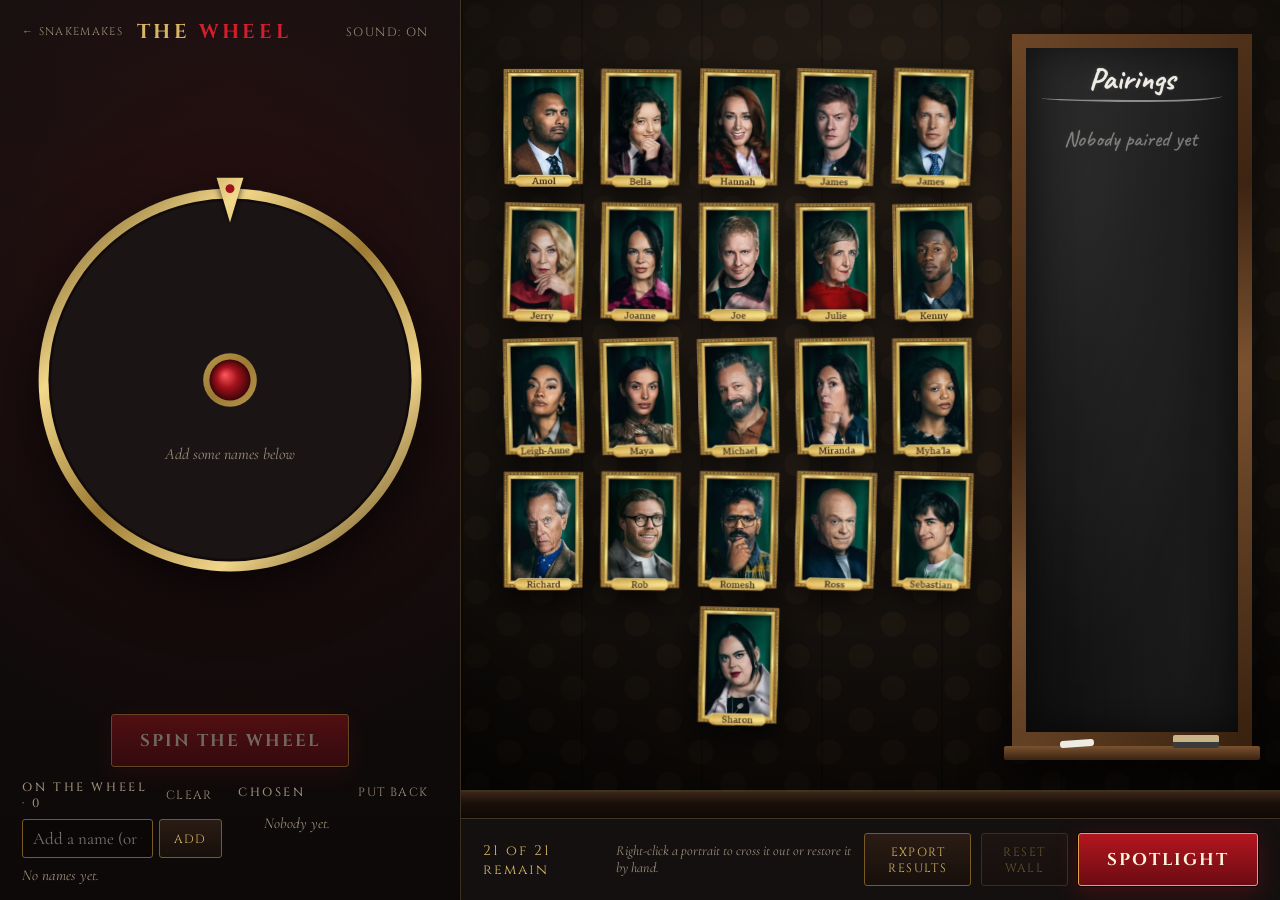
<file: traitors/index.html>
<!DOCTYPE html>
<html lang="en">
<head>
<meta charset="utf-8">
<title>Traitors Sweepstake</title>
<meta name="viewport" content="width=device-width, initial-scale=1">
<link rel="preconnect" href="https://fonts.googleapis.com">
<link href="https://fonts.googleapis.com/css2?family=Cinzel:wght@500;700;900&family=Cormorant+Garamond:ital,wght@0,500;1,500&family=Caveat:wght@500;700&display=swap" rel="stylesheet">
<script src="config.js"></script>
<script src="frames.js"></script>
<style>
  :root {
    --bg: #0c0909;
    --panel: #151010;
    --ink: #eadfc8;
    --muted: #9c8f7a;
    --gold: #d8b565;
    --gold-hi: #f5de9a;
    --gold-lo: #7a5a22;
    --blood: #a3121c;
    --blood-hi: #d11f2b;
    --line: rgba(216, 181, 101, 0.22);
    --display: 'Cinzel', 'Trajan Pro', Georgia, serif;
    --body: 'Cormorant Garamond', Georgia, serif;
  }
  * { box-sizing: border-box; }
  html, body { height: 100%; margin: 0; }
  body {
    background: var(--bg);
    color: var(--ink);
    font-family: var(--body);
    font-size: 17px;
    display: grid;
    grid-template-columns: minmax(420px, 36%) 1fr;
    overflow: hidden;
    user-select: none;
  }
  button {
    font-family: var(--display);
    letter-spacing: 0.12em;
    text-transform: uppercase;
    cursor: pointer;
    border: 1px solid var(--gold-lo);
    background: linear-gradient(#2a1c14, #170f0b);
    color: var(--gold);
    border-radius: 3px;
    padding: 8px 14px;
    font-size: 12px;
    transition: border-color .2s, color .2s, background .2s, opacity .2s;
  }
  button:hover:not(:disabled) { border-color: var(--gold); color: var(--gold-hi); }
  button:disabled { opacity: .4; cursor: default; }
  button.primary {
    font-size: 17px;
    font-weight: 700;
    padding: 14px 28px;
    color: #fff4dc;
    background: linear-gradient(#b3161f, #6c0b12);
    border-color: #e0a44f;
    box-shadow: 0 0 0 1px rgba(0,0,0,.6), 0 6px 22px rgba(163,18,28,.35);
  }
  button.primary:hover:not(:disabled) { background: linear-gradient(#cc1c26, #7d0d15); color: #fff; }
  button.ghost { background: transparent; border-color: transparent; color: var(--muted); padding: 4px 8px; }
  button.ghost:hover:not(:disabled) { color: var(--gold-hi); border-color: transparent; }

  h1, h2 { font-family: var(--display); font-weight: 700; margin: 0; letter-spacing: .18em; text-transform: uppercase; }
  h2 { font-size: 12px; color: var(--muted); letter-spacing: .22em; font-weight: 500; }

  /* ---------- Left: wheel ---------- */
  #left {
    background:
      radial-gradient(120% 70% at 50% 35%, rgba(120, 20, 26, .22), transparent 70%),
      linear-gradient(#171010, #0d0909);
    border-right: 1px solid var(--line);
    display: flex;
    flex-direction: column;
    min-height: 0;
    padding: 18px 22px 16px;
    gap: 12px;
  }
  .topbar { display: flex; align-items: center; justify-content: space-between; }
  .topbar-left { display: flex; align-items: center; gap: 14px; }
  .topbar h1 { font-size: 20px; color: var(--gold); }
  .topbar h1 span { color: var(--blood-hi); }
  .back-link {
    font-family: var(--display); font-size: 11px; letter-spacing: .12em; text-transform: uppercase;
    color: var(--muted); text-decoration: none; white-space: nowrap; transition: color .2s;
  }
  .back-link:hover { color: var(--gold-hi); }
  #wheelBox { position: relative; flex: 1 1 auto; min-height: 220px; display: grid; place-items: center; }
  #wheel { display: block; filter: drop-shadow(0 18px 30px rgba(0,0,0,.7)); cursor: pointer; }
  .spinRow { display: flex; justify-content: center; }

  #result {
    position: absolute; inset: 0;
    display: flex; flex-direction: column; align-items: center; justify-content: center; gap: 14px;
    background: radial-gradient(circle at 50% 50%, rgba(20,6,6,.82), rgba(8,4,4,.94) 70%);
    opacity: 0; pointer-events: none; transition: opacity .35s;
    text-align: center; padding: 20px;
  }
  #result.show { opacity: 1; pointer-events: auto; }
  #result .kicker { font-family: var(--display); letter-spacing: .35em; font-size: 13px; color: var(--muted); text-transform: uppercase; }
  #result .name {
    font-family: var(--display); font-weight: 900; color: var(--gold-hi);
    font-size: clamp(32px, 5vw, 72px); line-height: 1.05; max-width: 100%; overflow-wrap: anywhere;
    text-shadow: 0 0 30px rgba(216,181,101,.35), 0 4px 0 #3a1d08;
  }
  #result.show .name { animation: reveal 1s cubic-bezier(.2,.8,.2,1) both; }
  @keyframes reveal { from { letter-spacing: .6em; opacity: 0; filter: blur(8px); } to { letter-spacing: .04em; opacity: 1; filter: blur(0); } }

  .editor { display: grid; grid-template-columns: 1fr 1fr; gap: 16px; min-height: 0; flex: 0 0 auto; }
  .col { display: flex; flex-direction: column; gap: 8px; min-width: 0; }
  .colHead { display: flex; align-items: center; justify-content: space-between; min-height: 26px; }
  .addRow { display: flex; gap: 6px; }
  .addRow input {
    flex: 1; min-width: 0;
    background: #0b0707; color: var(--ink);
    border: 1px solid var(--gold-lo); border-radius: 3px;
    padding: 8px 10px; font-family: var(--body); font-size: 17px; outline: none;
  }
  .addRow input:focus { border-color: var(--gold); }
  .chips { display: flex; flex-wrap: wrap; gap: 6px; align-content: flex-start; overflow-y: auto; max-height: 22vh; padding-right: 4px; }
  .chip {
    display: inline-flex; align-items: center; gap: 4px;
    border: 1px solid var(--line); background: rgba(255,255,255,.03);
    border-radius: 999px; padding: 2px 4px 2px 12px; font-size: 16px; max-width: 100%;
  }
  .chip span { overflow: hidden; text-overflow: ellipsis; white-space: nowrap; }
  .chip button { border: 0; background: none; padding: 0 6px; font-size: 16px; color: var(--muted); letter-spacing: 0; }
  .chip button:hover { color: var(--blood-hi); }
  .chosenList { margin: 0; padding: 0 0 0 26px; overflow-y: auto; max-height: 22vh; color: var(--muted); font-size: 16px; }
  .chosenList li::marker { color: var(--blood-hi); font-family: var(--display); font-size: 13px; }
  .empty { color: var(--muted); font-style: italic; font-size: 15px; }
  .hint { color: var(--muted); font-size: 14px; font-style: italic; }

  /* ---------- Right: the wall ---------- */
  #right { position: relative; display: flex; flex-direction: column; min-width: 0; min-height: 0; }
  #wall {
    position: relative; flex: 1 1 auto; min-height: 0; overflow: hidden;
    background:
      radial-gradient(ellipse 80% 70% at 50% 40%, transparent 30%, rgba(0,0,0,.75) 100%),
      repeating-linear-gradient(90deg, rgba(0,0,0,.22) 0 2px, transparent 2px 120px),
      radial-gradient(circle at 25% 25%, rgba(120,95,60,.10) 0 18%, transparent 19%) 0 0 / 64px 64px,
      radial-gradient(circle at 75% 75%, rgba(120,95,60,.10) 0 18%, transparent 19%) 0 0 / 64px 64px,
      linear-gradient(#2a2119, #1d1712 70%, #150f0b);
  }
  #wall::after { /* wainscot rail */
    content: ''; position: absolute; left: 0; right: 0; bottom: 0; height: 26px; pointer-events: none;
    background: linear-gradient(#3a2618, #1b100a 40%, #0f0806);
    box-shadow: 0 -2px 0 rgba(216,181,101,.25);
  }
  #wall { --boardW: clamp(240px, 22%, 360px); }
  #wallInner { position: absolute; inset: 34px calc(var(--boardW) + 64px) 58px 40px; }

  /* ---------- Chalkboard ---------- */
  #board {
    position: absolute; top: 34px; bottom: 58px; right: 28px; width: var(--boardW);
    display: flex; flex-direction: column;
    filter: drop-shadow(0 14px 22px rgba(0,0,0,.7));
    container-type: inline-size;
  }
  #board .slate {
    flex: 1; min-height: 0; display: flex; flex-direction: column;
    border: 14px solid transparent;
    border-image: linear-gradient(135deg, #6b4526, #3d2412 40%, #7a5230 60%, #3a2210) 1;
    background:
      radial-gradient(ellipse at 30% 18%, rgba(255,255,255,.06), transparent 60%),
      radial-gradient(ellipse at 75% 85%, rgba(255,255,255,.04), transparent 55%),
      linear-gradient(160deg, #1f1f1f, #0f0f0f);
    box-shadow: inset 0 0 40px rgba(0,0,0,.6);
    padding: 12px 16px;
    font-family: 'Caveat', 'Segoe Print', cursive;
    color: rgba(245,243,232,.92);
    text-shadow: 0 0 1px rgba(255,255,255,.6), 0 0 6px rgba(255,255,255,.12);
  }
  #board h3 {
    margin: 0 0 8px; text-align: center; font-weight: 700; font-size: clamp(28px, 2.4vw, 38px);
    border-bottom: 2px solid rgba(245,243,232,.5); border-radius: 0 0 40% 60% / 0 0 6px 4px; padding-bottom: 2px;
  }
  #pairs { list-style: none; margin: 0; padding: 0 6px 0 2px; overflow-y: auto; flex: 1; scrollbar-width: none; }
  #pairs li {
    display: flex; flex-wrap: wrap; align-items: baseline;
    font-size: clamp(15px, 7.2cqi, 26px); line-height: 1.15; padding: 5px 0;
    border-bottom: 1px dashed rgba(245,243,232,.13);
  }
  #pairs li:not(.empty) { padding-left: 1.4em; }
  #pairs .num { opacity: .5; font-size: .8em; flex: none; width: 1.75em; margin-left: -1.75em; }
  #pairs .amp { opacity: .55; margin: 0 .2em; }
  #pairs .who, #pairs .pic { overflow-wrap: break-word; display: inline-block; }
  #pairs .tbd { opacity: .35; }
  #pairs .new { animation: chalk .9s ease-out both; }
  @keyframes chalk { from { clip-path: inset(-.3em 100% -.3em -.3em); } to { clip-path: inset(-.3em -.3em -.3em -.3em); } }
  #pairs .empty { display: block; text-align: center; opacity: .45; font-size: 22px; font-style: normal; color: inherit; border: 0; margin-top: 12px; }
  #board .ledge {
    position: relative; height: 14px; margin: 0 -8px;
    background: linear-gradient(#7a5230, #3a2210); border-radius: 2px;
  }
  #board .ledge .chalk { position: absolute; left: 22%; top: -6px; width: 34px; height: 7px; border-radius: 3px; background: #ecebe4; transform: rotate(-4deg); }
  #board .ledge .eraser { position: absolute; right: 16%; top: -11px; width: 46px; height: 13px; border-radius: 2px; background: linear-gradient(#c9b48a 0 55%, #3b3b3b 55%); }
  .frame { position: absolute; transition: transform .25s; }
  .frame .tilt { position: absolute; inset: 0; }
  .frame .art {
    position: absolute; inset: 0; display: grid; place-items: center;
    transition: filter .9s;
  }
  .frame .art img { max-width: 100%; max-height: 100%; object-fit: contain; filter: drop-shadow(0 10px 16px rgba(0,0,0,.75)); }
  .frame.ph .art {
    border: calc(var(--fw) * .075) solid transparent;
    border-image: linear-gradient(135deg, #6e521d, #f3d98b 22%, #9c7a33 45%, #f0d58a 70%, #5c4418) 1;
    background: radial-gradient(ellipse at 50% 30%, #5a4636, #2a1f18 75%);
    box-shadow: inset 0 0 0 2px rgba(0,0,0,.55), inset 0 0 calc(var(--fw) * .12) rgba(0,0,0,.85), 0 12px 22px rgba(0,0,0,.7);
    overflow: hidden;
  }
  .frame.ph .art svg { width: 100%; height: 100%; display: block; }
  .plaque {
    position: absolute; left: 50%; bottom: 0; transform: translate(-50%, 60%);
    font-family: var(--display); font-weight: 700; font-size: clamp(9px, calc(var(--fw) * .085), 15px);
    letter-spacing: .1em; text-transform: uppercase; white-space: nowrap; max-width: 110%;
    overflow: hidden; text-overflow: ellipsis;
    color: #2a1a06; padding: 2px 8px; border-radius: 2px;
    background: linear-gradient(#f3d98b, #b8913f);
    box-shadow: 0 2px 4px rgba(0,0,0,.6);
    transition: filter .9s;
  }
  body.noPlaques .plaque { display: none; }
  .frame.lit .art { filter: brightness(1.25) saturate(1.1); }
  .frame.out .art, .frame.out .plaque { filter: grayscale(.8) brightness(.5) contrast(.95); }
  .frame.chosen { animation: pulse .55s ease-in-out 3; z-index: 2; }
  @keyframes pulse { 50% { transform: scale(1.05); } }

  .xmark { position: absolute; inset: 4%; pointer-events: none; }
  .xmark svg { width: 100%; height: 100%; overflow: visible; filter: url(#paint) drop-shadow(0 2px 2px rgba(0,0,0,.5)); }
  .xmark path { fill: none; stroke: var(--blood); stroke-width: 11; stroke-linecap: round; stroke-dasharray: 1; stroke-dashoffset: 1; opacity: .95; }
  .xmark path.hi { stroke: var(--blood-hi); stroke-width: 4; opacity: .6; }
  .xmark path.a { transition: stroke-dashoffset .38s cubic-bezier(.5,0,.3,1); }
  .xmark path.b { transition: stroke-dashoffset .38s cubic-bezier(.5,0,.3,1) .45s; }
  .frame.out .xmark path { stroke-dashoffset: 0; }
  .xmark img { width: 100%; height: 100%; object-fit: contain; opacity: 0; transform: scale(1.5) rotate(-8deg); transition: opacity .25s, transform .35s cubic-bezier(.3,1.6,.5,1); }
  .frame.out .xmark img { opacity: 1; transform: none; }
  .frame.instant .xmark path, .frame.instant .xmark img, .frame.instant .art, .frame.instant .plaque { transition: none !important; }

  #spot, #beam { position: absolute; inset: 0; pointer-events: none; opacity: 0; transition: opacity .45s; z-index: 5; }
  #beam { mix-blend-mode: screen; background: linear-gradient(rgba(255,236,190,.28), rgba(255,236,190,.05)); }
  #wall.dark #spot, #wall.dark #beam { opacity: 1; }

  #banish {
    position: absolute; left: 50%; bottom: 44px; transform: translate(-50%, 20px); z-index: 6;
    font-family: var(--display); text-transform: uppercase; letter-spacing: .3em;
    background: rgba(10,5,5,.85); border: 1px solid var(--blood); color: var(--ink);
    padding: 10px 26px; border-radius: 3px; opacity: 0; transition: opacity .4s, transform .4s;
    white-space: nowrap; pointer-events: none;
  }
  #banish b { color: var(--blood-hi); font-weight: 900; }
  #banish.show { opacity: 1; transform: translate(-50%, 0); }

  .wallBar {
    display: flex; align-items: center; justify-content: space-between; gap: 12px;
    padding: 14px 22px; border-top: 1px solid var(--line); background: var(--panel);
  }
  .wallBar .left { display: flex; align-items: baseline; gap: 14px; }
  .count { font-family: var(--display); color: var(--gold); letter-spacing: .15em; font-size: 14px; }

  /* ---------- Mobile: stack the two panels instead of a fixed side-by-side
     dashboard (the 420px-minimum left column just doesn't fit a phone). ---------- */
  @media (max-width: 860px) {
    html, body { height: auto; min-height: 100%; }
    body {
      grid-template-columns: 1fr;
      overflow: visible;
      overflow-y: auto;
    }
    #left {
      border-right: 0;
      border-bottom: 1px solid var(--line);
    }
    #wheelBox { min-height: 300px; }
    .editor { grid-template-columns: 1fr; }

    /* The board's fixed --boardW ate nearly the whole width at phone size,
       and (before this) both panels were squeezed into a fixed-height box
       with the pairings list scrolling *inside* it. Instead: portraits get
       one fixed-height area (still laid out by the same JS grid), and the
       chalkboard becomes a normal block below it that grows with however
       many pairs exist -- the page scrolls, nothing scrolls internally. */
    #right { height: auto; }
    #wall {
      flex: none;
      height: auto;
      overflow: visible;
    }
    #wallInner {
      position: relative;
      inset: auto;
      height: 55vh;
      min-height: 340px;
      margin: 16px;
    }
    #board {
      position: static;
      width: auto;
      height: auto;
      margin: 0 16px 16px;
    }
    #board .slate { flex: none; }
    #pairs { flex: none; max-height: none; overflow-y: visible; }
    #banish {
      position: fixed;
      left: 50%; bottom: 20px;
    }

    .wallBar { flex-wrap: wrap; row-gap: 8px; }
    .wallBar .hint { display: none; }
    .wallActions { flex-wrap: wrap; justify-content: flex-end; row-gap: 8px; }
    .wallBar button.primary { padding: 10px 18px; font-size: 14px; }
  }
</style>
</head>
<body>

<svg width="0" height="0" style="position:absolute">
  <defs>
    <filter id="paint" x="-10%" y="-10%" width="120%" height="120%">
      <feTurbulence type="fractalNoise" baseFrequency="0.035" numOctaves="3" seed="7" result="n"/>
      <feDisplacementMap in="SourceGraphic" in2="n" scale="5" xChannelSelector="R" yChannelSelector="G"/>
    </filter>
  </defs>
</svg>

<section id="left">
  <div class="topbar">
    <div class="topbar-left">
      <a href="../index.html" class="back-link">&larr; SnakeMakes</a>
      <h1>The <span>Wheel</span></h1>
    </div>
    <button class="ghost" id="muteBtn" title="Toggle sound">Sound: on</button>
  </div>

  <div id="wheelBox">
    <canvas id="wheel"></canvas>
    <div id="result">
      <div class="kicker">The wheel has chosen</div>
      <div class="name" id="resultName"></div>
      <button id="continueBtn">Continue</button>
    </div>
  </div>

  <div class="spinRow"><button class="primary" id="spinBtn">Spin the wheel</button></div>

  <div class="editor">
    <div class="col">
      <div class="colHead"><h2>On the wheel · <span id="nameCount">0</span></h2><button class="ghost" id="clearNames">Clear</button></div>
      <div class="addRow">
        <input id="nameInput" placeholder="Add a name (or paste a list)" autocomplete="off">
        <button id="addBtn">Add</button>
      </div>
      <div class="chips" id="chips"></div>
    </div>
    <div class="col">
      <div class="colHead"><h2>Chosen</h2><button class="ghost" id="restoreNames">Put back</button></div>
      <ol class="chosenList" id="chosen"></ol>
    </div>
  </div>
</section>

<section id="right">
  <div id="wall">
    <div id="wallInner"></div>
    <aside id="board">
      <div class="slate">
        <h3>Pairings</h3>
        <ol id="pairs"></ol>
      </div>
      <div class="ledge"><i class="chalk"></i><i class="eraser"></i></div>
    </aside>
    <div id="beam"></div>
    <div id="spot"></div>
    <div id="banish"></div>
  </div>
  <div class="wallBar">
    <div class="left">
      <span class="count" id="remaining"></span>
      <span class="hint">Right-click a portrait to cross it out or restore it by hand.</span>
    </div>
    <div class="wallActions" style="display:flex; gap:10px">
      <button id="exportBtn" title="Save the chalkboard as an image and copy it to the clipboard">Export Results</button>
      <button id="resetWall">Reset wall</button>
      <button class="primary" id="spotBtn">Spotlight</button>
    </div>
  </div>
</section>

<script>
(() => {
  const CFG = Object.assign({ placeholderCount: 20, showPlaques: true, spinSeconds: 5.5, spotlightSteps: 26 }, window.TW_CONFIG || {});
  const $ = s => document.querySelector(s);
  const TAU = Math.PI * 2;
  const sleep = ms => new Promise(r => setTimeout(r, ms));
  const store = {
    get(k, d) { try { const v = localStorage.getItem(k); return v == null ? d : JSON.parse(v); } catch (e) { return d; } },
    set(k, v) { try { localStorage.setItem(k, JSON.stringify(v)); } catch (e) {} },
  };
  if (!CFG.showPlaques) document.body.classList.add('noPlaques');

  /* ================= Sound ================= */
  let actx = null, muted = store.get('tw_muted', false);
  const ac = () => { if (!actx) { try { actx = new (window.AudioContext || window.webkitAudioContext)(); } catch (e) {} } if (actx && actx.state === 'suspended') actx.resume(); return actx; };
  function tone(freq, dur, type = 'triangle', vol = 0.06, when = 0) {
    const a = !muted && ac(); if (!a) return;
    const t = a.currentTime + when, o = a.createOscillator(), g = a.createGain();
    o.type = type; o.frequency.value = freq;
    g.gain.setValueAtTime(vol, t); g.gain.exponentialRampToValueAtTime(0.0001, t + dur);
    o.connect(g).connect(a.destination); o.start(t); o.stop(t + dur + 0.02);
  }
  function boom() {
    const a = !muted && ac(); if (!a) return;
    const t = a.currentTime, o = a.createOscillator(), g = a.createGain();
    o.type = 'sine'; o.frequency.setValueAtTime(150, t); o.frequency.exponentialRampToValueAtTime(38, t + 0.9);
    g.gain.setValueAtTime(0.45, t); g.gain.exponentialRampToValueAtTime(0.0001, t + 1.3);
    o.connect(g).connect(a.destination); o.start(t); o.stop(t + 1.4);
  }
  function swish(when = 0) {
    const a = !muted && ac(); if (!a) return;
    const t = a.currentTime + when, len = Math.floor(a.sampleRate * 0.32);
    const buf = a.createBuffer(1, len, a.sampleRate), d = buf.getChannelData(0);
    for (let i = 0; i < len; i++) d[i] = (Math.random() * 2 - 1) * Math.sin(Math.PI * i / len);
    const s = a.createBufferSource(), f = a.createBiquadFilter(), g = a.createGain();
    s.buffer = buf; f.type = 'bandpass'; f.Q.value = 1.1;
    f.frequency.setValueAtTime(3200, t); f.frequency.exponentialRampToValueAtTime(700, t + 0.3);
    g.gain.value = 0.5;
    s.connect(f).connect(g).connect(a.destination); s.start(t);
  }
  const chord = () => [220, 277, 330, 440].forEach((f, i) => tone(f, 1.6, 'sawtooth', 0.025, i * 0.06));
  const muteBtn = $('#muteBtn');
  const renderMute = () => muteBtn.textContent = 'Sound: ' + (muted ? 'off' : 'on');
  muteBtn.onclick = () => { muted = !muted; store.set('tw_muted', muted); renderMute(); };
  renderMute();

  /* ================= Wheel ================= */
  const canvas = $('#wheel'), ctx = canvas.getContext('2d');
  const POINTER = -Math.PI / 2;
  let names = store.get('tw_names', []);
  let chosen = store.get('tw_chosen', []);
  let rot = 0, spinning = false, pending = null;

  function sizeWheel() {
    const box = $('#wheelBox'), s = Math.max(120, Math.min(box.clientWidth, box.clientHeight));
    const dpr = window.devicePixelRatio || 1;
    canvas.style.width = canvas.style.height = s + 'px';
    canvas.width = canvas.height = Math.round(s * dpr);
    drawWheel();
  }

  function segColor(i, n) {
    if (n > 1 && n % 2 === 1 && i === n - 1) return '#3d1f12';
    return i % 2 ? '#1b1414' : '#7a1119';
  }

  function fitText(text, maxW) {
    if (ctx.measureText(text).width <= maxW) return text;
    let t = text;
    while (t.length > 1 && ctx.measureText(t + '…').width > maxW) t = t.slice(0, -1);
    return t + '…';
  }

  function drawWheel() {
    const W = canvas.width, c = W / 2, R = c * 0.86, n = names.length;
    ctx.clearRect(0, 0, W, W);
    ctx.save(); ctx.translate(c, c);

    const gold = ctx.createLinearGradient(-R, -R, R, R);
    gold.addColorStop(0, '#6e521d'); gold.addColorStop(.25, '#f3d98b'); gold.addColorStop(.5, '#9c7a33');
    gold.addColorStop(.75, '#f0d58a'); gold.addColorStop(1, '#5c4418');

    // rim
    ctx.beginPath(); ctx.arc(0, 0, R * 1.07, 0, TAU); ctx.fillStyle = gold; ctx.fill();
    ctx.beginPath(); ctx.arc(0, 0, R * 1.015, 0, TAU); ctx.fillStyle = '#120b0b'; ctx.fill();

    if (!n) {
      ctx.beginPath(); ctx.arc(0, 0, R, 0, TAU); ctx.fillStyle = '#1b1414'; ctx.fill();
      ctx.fillStyle = '#9c8f7a'; ctx.font = `italic ${Math.round(R * 0.09)}px 'Cormorant Garamond', Georgia, serif`;
      ctx.textAlign = 'center'; ctx.textBaseline = 'middle';
      ctx.fillText('Add some names below', 0, R * 0.42);
    } else {
      const seg = TAU / n;
      for (let i = 0; i < n; i++) {
        const a0 = rot + i * seg;
        ctx.beginPath(); ctx.moveTo(0, 0); ctx.arc(0, 0, R, a0, a0 + seg); ctx.closePath();
        const g = ctx.createRadialGradient(0, 0, R * 0.15, 0, 0, R);
        const col = segColor(i, n);
        g.addColorStop(0, shade(col, -0.35)); g.addColorStop(1, col);
        ctx.fillStyle = g; ctx.fill();
        if (n > 1) { ctx.strokeStyle = 'rgba(216,181,101,.55)'; ctx.lineWidth = Math.max(1, R * 0.006); ctx.stroke(); }

        ctx.save();
        ctx.rotate(a0 + seg / 2);
        const fs = Math.max(9 * (window.devicePixelRatio || 1), Math.min(R * 0.085, seg * R * 0.5));
        ctx.font = `700 ${fs}px Cinzel, Georgia, serif`;
        ctx.textAlign = 'right'; ctx.textBaseline = 'middle';
        ctx.fillStyle = i % 2 && !(n % 2 === 1 && i === n - 1) ? '#e8cf8a' : '#fff1d6';
        ctx.shadowColor = 'rgba(0,0,0,.8)'; ctx.shadowBlur = fs * 0.25;
        ctx.fillText(fitText(names[i], R * 0.66), R * 0.9, 0);
        ctx.restore();
      }
      // pegs
      if (n > 1 && n <= 60) {
        for (let i = 0; i < n; i++) {
          const a = rot + i * seg;
          ctx.beginPath(); ctx.arc(Math.cos(a) * R * 1.04, Math.sin(a) * R * 1.04, R * 0.018, 0, TAU);
          ctx.fillStyle = '#f5de9a'; ctx.fill();
        }
      }
    }

    // hub
    ctx.beginPath(); ctx.arc(0, 0, R * 0.15, 0, TAU); ctx.fillStyle = gold; ctx.fill();
    const gem = ctx.createRadialGradient(-R * 0.03, -R * 0.03, 0, 0, 0, R * 0.115);
    gem.addColorStop(0, '#ff5a5f'); gem.addColorStop(.5, '#a3121c'); gem.addColorStop(1, '#3a0508');
    ctx.beginPath(); ctx.arc(0, 0, R * 0.115, 0, TAU); ctx.fillStyle = gem; ctx.fill();

    // pointer (fixed at top)
    ctx.shadowColor = 'rgba(0,0,0,.7)'; ctx.shadowBlur = R * 0.04; ctx.shadowOffsetY = R * 0.01;
    ctx.beginPath();
    ctx.moveTo(0, -R * 0.88);
    ctx.lineTo(-R * 0.075, -R * 1.13);
    ctx.lineTo(R * 0.075, -R * 1.13);
    ctx.closePath(); ctx.fillStyle = gold; ctx.fill();
    ctx.shadowColor = 'transparent';
    ctx.beginPath(); ctx.arc(0, -R * 1.07, R * 0.025, 0, TAU); ctx.fillStyle = '#a3121c'; ctx.fill();
    ctx.restore();
  }

  function shade(hex, amt) {
    const n = parseInt(hex.slice(1), 16);
    const f = v => Math.max(0, Math.min(255, Math.round(v + (amt < 0 ? v * amt : (255 - v) * amt))));
    return `rgb(${f(n >> 16)},${f((n >> 8) & 255)},${f(n & 255)})`;
  }

  function segUnderPointer() {
    const n = names.length, seg = TAU / n;
    let a = (POINTER - rot) % TAU; if (a < 0) a += TAU;
    return Math.floor(a / seg) % n;
  }

  function spin() {
    if (spinning) return;
    commitResult();
    if (!names.length) return;
    ac();
    const n = names.length, seg = TAU / n;
    const idx = Math.floor(Math.random() * n), frac = 0.12 + Math.random() * 0.76;
    let target = POINTER - (idx + frac) * seg;
    const minEnd = rot + TAU * (5 + Math.random() * 2);
    target += Math.ceil((minEnd - target) / TAU) * TAU;
    const start = rot, dist = target - start, dur = CFG.spinSeconds * 1000, t0 = performance.now();
    let last = segUnderPointer();
    spinning = true; refreshButtons();
    const step = now => {
      const t = Math.min(1, (now - t0) / dur), e = 1 - Math.pow(1 - t, 4);
      rot = start + dist * e;
      const s = segUnderPointer();
      if (s !== last) { last = s; tone(1100, 0.035, 'square', 0.025); }
      drawWheel();
      if (t < 1) return requestAnimationFrame(step);
      rot = ((rot % TAU) + TAU) % TAU;
      spinning = false;
      showResult(segUnderPointer());
    };
    requestAnimationFrame(step);
  }

  function showResult(idx) {
    pending = { idx, name: names[idx] };
    $('#resultName').textContent = pending.name;
    $('#result').classList.add('show');
    boom(); chord();
    refreshButtons();
    renderBoard();
  }

  function commitResult() {
    if (!pending) return;
    let i = names[pending.idx] === pending.name ? pending.idx : names.indexOf(pending.name);
    if (i >= 0) names.splice(i, 1);
    chosen.push(pending.name);
    pending = null;
    $('#result').classList.remove('show');
    saveNames(); renderNames(); drawWheel();
  }

  function saveNames() { store.set('tw_names', names); store.set('tw_chosen', chosen); }

  function renderNames() {
    const chips = $('#chips'); chips.innerHTML = '';
    if (!names.length) chips.innerHTML = '<span class="empty">No names yet.</span>';
    names.forEach((nm, i) => {
      const el = document.createElement('span'); el.className = 'chip';
      const s = document.createElement('span'); s.textContent = nm; s.title = nm;
      const b = document.createElement('button'); b.textContent = '×'; b.title = 'Remove';
      b.onclick = () => { if (spinning || pending) return; names.splice(i, 1); saveNames(); renderNames(); drawWheel(); };
      el.append(s, b); chips.append(el);
    });
    const ol = $('#chosen'); ol.innerHTML = '';
    if (!chosen.length) ol.innerHTML = '<span class="empty">Nobody yet.</span>';
    chosen.forEach(nm => { const li = document.createElement('li'); li.textContent = nm; ol.append(li); });
    ol.scrollTop = ol.scrollHeight;
    $('#nameCount').textContent = names.length;
    refreshButtons();
    if (boardReady) renderBoard();
  }

  function addNames() {
    if (spinning) return;
    commitResult();
    const input = $('#nameInput');
    const add = input.value.split(/[\n,;]+/).map(s => s.trim()).filter(Boolean);
    if (!add.length) return;
    names.push(...add); input.value = '';
    saveNames(); renderNames(); drawWheel();
  }

  $('#addBtn').onclick = addNames;
  $('#nameInput').addEventListener('keydown', e => { if (e.key === 'Enter') addNames(); });
  $('#nameInput').addEventListener('paste', e => {
    const txt = (e.clipboardData || window.clipboardData).getData('text');
    if (/[\n,;]/.test(txt)) { e.preventDefault(); $('#nameInput').value = txt; addNames(); }
  });
  $('#spinBtn').onclick = spin;
  canvas.onclick = spin;
  $('#continueBtn').onclick = commitResult;
  $('#clearNames').onclick = () => { if (spinning) return; commitResult(); if (names.length && confirm('Remove every name from the wheel?')) { names = []; saveNames(); renderNames(); drawWheel(); } };
  $('#restoreNames').onclick = () => { if (spinning) return; commitResult(); names.push(...chosen); chosen = []; saveNames(); renderNames(); drawWheel(); };

  /* ================= Wall ================= */
  const wall = $('#wall'), inner = $('#wallInner'), spotEl = $('#spot'), beamEl = $('#beam');
  let frames = [], aspect = 0.78, spotting = false, focused = null;
  const outSet = new Set(store.get('tw_out', []));
  const saveOut = () => store.set('tw_out', [...outSet]);

  const SILHOUETTE = `<svg viewBox="0 0 100 128" preserveAspectRatio="xMidYMax slice"><defs><radialGradient id="sg" cx="50%" cy="35%" r="70%"><stop offset="0" stop-color="#1c1411"/><stop offset="1" stop-color="#0d0908"/></radialGradient></defs><circle cx="50" cy="50" r="19" fill="url(#sg)"/><path d="M14 130 C16 95 32 78 50 78 C68 78 84 95 86 130 Z" fill="url(#sg)"/></svg>`;
  const XSVG = `<svg viewBox="0 0 100 100" preserveAspectRatio="none"><path class="a" pathLength="1" d="M12 10 C30 30 58 60 90 92"/><path class="b" pathLength="1" d="M88 8 C66 34 38 62 10 90"/><path class="a hi" pathLength="1" d="M16 13 C33 32 58 59 86 88"/><path class="b hi" pathLength="1" d="M85 12 C64 35 39 60 14 86"/></svg>`;

  function labelFrom(file) {
    const stem = file.replace(/\.[^.]+$/, '');
    const base = stem.replace(/^\d+[\s._-]+/, '').replace(/_+/g, ' ').trim();
    return base || 'Portrait ' + stem;
  }

  function buildWall() {
    const files = (window.FRAMES || []).slice().sort((a, b) => a.localeCompare(b, undefined, { numeric: true, sensitivity: 'base' }));
    const list = files.length
      ? files.map(f => ({ key: 'f:' + f, src: 'frames/' + encodeURIComponent(f), label: labelFrom(f) }))
      : Array.from({ length: CFG.placeholderCount }, (_, i) => ({ key: 'p:' + i, src: null, label: 'Cast ' + (i + 1) }));

    inner.innerHTML = '';
    frames = list.map((f, i) => {
      const el = document.createElement('div');
      el.className = 'frame instant' + (f.src ? '' : ' ph');
      const tilt = document.createElement('div'); tilt.className = 'tilt';
      tilt.style.transform = `rotate(${(Math.sin(i * 12.9898) * 1.6).toFixed(2)}deg)`;
      const art = document.createElement('div'); art.className = 'art';
      let img = null;
      if (f.src) { img = new Image(); img.src = f.src; img.alt = f.label; img.draggable = false; art.append(img); }
      else art.innerHTML = SILHOUETTE;
      const x = document.createElement('div'); x.className = 'xmark';
      x.innerHTML = window.X_SPRITE ? `<img src="${encodeURIComponent(window.X_SPRITE)}" alt="" draggable="false">` : XSVG;
      const plaque = document.createElement('div'); plaque.className = 'plaque'; plaque.textContent = f.label;
      tilt.append(art, x, plaque); el.append(tilt); inner.append(el);
      const fr = Object.assign(f, { el, img });
      if (outSet.has(f.key)) el.classList.add('out');
      el.addEventListener('contextmenu', e => {
        e.preventDefault(); if (spotting) return;
        el.classList.remove('instant');
        if (outSet.has(f.key)) { outSet.delete(f.key); el.classList.remove('out'); }
        else { outSet.add(f.key); el.classList.add('out'); swish(); swish(0.45); }
        saveOut(); refreshButtons(); renderBoard();
      });
      return fr;
    });

    const imgs = frames.filter(f => f.img).map(f => f.img);
    if (imgs.length) {
      Promise.all(imgs.map(im => im.decode().catch(() => {}))).then(() => {
        const ratios = imgs.filter(im => im.naturalWidth).map(im => im.naturalWidth / im.naturalHeight).sort((a, b) => a - b);
        if (ratios.length) aspect = ratios[Math.floor(ratios.length / 2)];
        layoutWall();
      });
    }
    layoutWall();
    requestAnimationFrame(() => requestAnimationFrame(() => frames.forEach(f => f.el.classList.remove('instant'))));
    refreshButtons();
  }

  function layoutWall() {
    const W = inner.clientWidth, H = inner.clientHeight, n = frames.length;
    if (!n || !W || !H) return;
    const gx = Math.max(12, W * 0.022), gy = gx + (CFG.showPlaques ? 16 : 0);
    let best = null;
    for (let cols = 1; cols <= n; cols++) {
      const rows = Math.ceil(n / cols);
      const cw = (W - gx * (cols - 1)) / cols, ch = (H - gy * (rows - 1)) / rows;
      const w = Math.min(cw, ch * aspect);
      if (!best || w > best.w + 0.01) best = { w, cols, rows };
    }
    const { w, cols, rows } = best, h = w / aspect;
    const y0 = (H - (rows * h + (rows - 1) * gy)) / 2;
    inner.style.setProperty('--fw', w + 'px');
    frames.forEach((f, i) => {
      const r = Math.floor(i / cols), c = i % cols;
      const inRow = r === rows - 1 ? n - cols * (rows - 1) : cols;
      const x0 = (W - (inRow * w + (inRow - 1) * gx)) / 2;
      Object.assign(f.el.style, { left: x0 + c * (w + gx) + 'px', top: y0 + r * (h + gy) + 'px', width: w + 'px', height: h + 'px' });
    });
    if (focused) aimAt(focused);
  }

  function aimAt(f) {
    const wr = wall.getBoundingClientRect(), r = f.el.getBoundingClientRect();
    const cx = r.left - wr.left + r.width / 2, cy = r.top - wr.top + r.height / 2;
    const rx = r.width * 0.9, ry = r.height * 0.78;
    spotEl.style.background =
      `radial-gradient(ellipse ${rx}px ${ry}px at ${cx}px ${cy}px, rgba(255,240,205,.16) 0%, rgba(255,240,205,.05) 50%, rgba(0,0,0,.86) 100%)`;
    const top = r.width * 0.14, bot = r.width * 0.72, by = cy + r.height * 0.6;
    beamEl.style.clipPath = `polygon(${cx - top}px 0, ${cx + top}px 0, ${cx + bot}px ${by}px, ${cx - bot}px ${by}px)`;
  }

  function focus(f) {
    if (focused && focused !== f) focused.el.classList.remove('lit');
    focused = f;
    if (f) { f.el.classList.add('lit'); aimAt(f); }
  }

  const pool = () => frames.filter(f => !outSet.has(f.key));

  async function spotlight() {
    if (spotting) return;
    const p = pool(); if (!p.length) return;
    ac();
    spotting = true; refreshButtons();
    $('#banish').classList.remove('show');

    // Walk backwards from the target so consecutive flashes never repeat a frame.
    const steps = Math.max(2, CFG.spotlightSteps);
    const seq = new Array(steps);
    seq[steps - 1] = p[Math.floor(Math.random() * p.length)];
    for (let i = steps - 2; i >= 0; i--) {
      let f; do { f = p[Math.floor(Math.random() * p.length)]; } while (p.length > 1 && f === seq[i + 1]);
      seq[i] = f;
    }
    const target = seq[steps - 1];

    focus(seq[0]);
    wall.classList.add('dark');
    await sleep(350);
    for (let i = 0; i < steps; i++) {
      const t = i / (steps - 1);
      focus(seq[i]);
      tone(420 + (1 - t) * 520, 0.06, 'triangle', 0.05);
      await sleep(55 + Math.pow(t, 3) * 720);
    }

    boom();
    target.el.classList.add('chosen');
    await sleep(1700);
    target.el.classList.remove('chosen', 'lit');
    outSet.add(target.key); saveOut();
    target.el.classList.add('out');
    swish(); swish(0.45);
    const b = $('#banish');
    b.innerHTML = `<b>✕</b>&nbsp; ${escapeHtml(target.label)} &nbsp;<b>✕</b>`;
    b.classList.add('show');
    await sleep(1900);
    wall.classList.remove('dark');
    await sleep(450);
    renderBoard();
    focus(null);
    spotting = false; refreshButtons();
    setTimeout(() => { if (!spotting) b.classList.remove('show'); }, 2500);
  }

  /* ================= Chalkboard ================= */
  // Pairs are derived by order: the Nth name off the wheel goes with the Nth portrait crossed out.
  let boardPrev = [], boardReady = false;
  function renderBoard() {
    const ol = $('#pairs');
    const people = chosen.concat(pending ? [pending.name] : []);
    const byKey = new Map(frames.map(f => [f.key, f]));
    const picked = [...outSet].map(k => byKey.get(k)).filter(Boolean).map(f => f.label);
    const rows = Array.from({ length: Math.max(people.length, picked.length) }, (_, i) => [people[i], picked[i]]);
    ol.innerHTML = '';
    if (!rows.length) ol.innerHTML = '<li class="empty">Nobody paired yet</li>';
    rows.forEach(([who, pic], i) => {
      const li = document.createElement('li');
      const cell = (cls, text, prev) => {
        const s = document.createElement('span');
        s.className = cls + (text ? '' : ' tbd') + (boardReady && text && text !== prev ? ' new' : '');
        s.textContent = text || '?';
        return s;
      };
      const num = document.createElement('span'); num.className = 'num'; num.textContent = (i + 1) + '.';
      const amp = document.createElement('span'); amp.className = 'amp'; amp.textContent = '-';
      const prev = boardPrev[i] || [];
      li.append(num, cell('who', who, prev[0]), amp, cell('pic', pic, prev[1]));
      ol.append(li);
    });
    boardPrev = rows;
    ol.scrollTop = ol.scrollHeight;
  }

  // Redraw the board onto a canvas (text only, so it never taints) and hand it out as a PNG.
  async function exportBoard() {
    const btn = $('#exportBtn'); btn.disabled = true;
    try {
      await Promise.all(['700 88px Caveat', '600 48px Caveat', '500 36px Caveat'].map(f => document.fonts.load(f).catch(() => {})));
      const rows = boardPrev;
      const W = 1080, F = 34, PAD = 70, TITLE = 190, ROW = 72, LEDGE = 26;
      const H = F * 2 + TITLE + Math.max(1, rows.length) * ROW + 60 + LEDGE;
      const c = document.createElement('canvas'); c.width = W; c.height = H;
      const g = c.getContext('2d');

      // wood frame + black slate
      const wood = g.createLinearGradient(0, 0, W, H - LEDGE);
      wood.addColorStop(0, '#6b4526'); wood.addColorStop(.4, '#3d2412'); wood.addColorStop(.6, '#7a5230'); wood.addColorStop(1, '#3a2210');
      g.fillStyle = wood; g.fillRect(0, 0, W, H - LEDGE);
      const sw = W - F * 2, sh = H - LEDGE - F * 2;
      const slate = g.createLinearGradient(F, F, F + sw * 0.4, F + sh);
      slate.addColorStop(0, '#1f1f1f'); slate.addColorStop(1, '#0f0f0f');
      g.fillStyle = slate; g.fillRect(F, F, sw, sh);
      g.save(); g.beginPath(); g.rect(F, F, sw, sh); g.clip();
      for (let i = 0; i < 40; i++) {
        const x = F + Math.random() * sw, y = F + Math.random() * sh, r = 60 + Math.random() * 180;
        const s = g.createRadialGradient(x, y, 0, x, y, r);
        s.addColorStop(0, 'rgba(255,255,255,.035)'); s.addColorStop(1, 'rgba(255,255,255,0)');
        g.fillStyle = s; g.fillRect(x - r, y - r, r * 2, r * 2);
      }
      const vin = g.createRadialGradient(W / 2, H / 2, Math.min(sw, sh) * 0.3, W / 2, H / 2, Math.max(sw, sh) * 0.75);
      vin.addColorStop(0, 'rgba(0,0,0,0)'); vin.addColorStop(1, 'rgba(0,0,0,.55)');
      g.fillStyle = vin; g.fillRect(F, F, sw, sh);
      g.restore();

      // chalk writing on its own layer so it can be textured
      const t = document.createElement('canvas'); t.width = W; t.height = H;
      const x = t.getContext('2d');
      const chalk = a => `rgba(245,243,232,${a})`;
      x.textBaseline = 'alphabetic';
      x.fillStyle = chalk(.95); x.font = '700 88px Caveat, "Segoe Print", cursive'; x.textAlign = 'center';
      x.fillText('Pairings', W / 2, F + 115);
      x.strokeStyle = chalk(.6); x.lineWidth = 3; x.lineCap = 'round'; x.beginPath();
      for (let px = W * 0.3; px <= W * 0.7; px += 8) x.lineTo(px, F + 142 + Math.sin(px / 23) * 2);
      x.stroke();

      x.textAlign = 'left';
      const left = F + PAD, numW = 70, avail = sw - PAD * 2 - numW;
      if (!rows.length) {
        x.textAlign = 'center'; x.fillStyle = chalk(.45); x.font = '500 44px Caveat, cursive';
        x.fillText('Nobody paired yet', W / 2, F + TITLE + ROW * 0.6);
      }
      rows.forEach(([who, pic], i) => {
        const base = F + TITLE + i * ROW + ROW * 0.62;
        x.fillStyle = chalk(.5); x.font = '500 36px Caveat, cursive';
        x.fillText((i + 1) + '.', left, base);
        const parts = [[who || '?', who ? .95 : .35], [' - ', .55], [pic || '?', pic ? .95 : .35]];
        let size = 50;
        const measure = () => { x.font = `600 ${size}px Caveat, cursive`; return parts.reduce((w, [s]) => w + x.measureText(s).width, 0); };
        while (measure() > avail && size > 24) size -= 2;
        let cx = left + numW;
        parts.forEach(([s, a]) => { x.fillStyle = chalk(a); x.fillText(s, cx, base); cx += x.measureText(s).width; });
        x.strokeStyle = chalk(.12); x.lineWidth = 2; x.setLineDash([6, 8]); x.beginPath();
        x.moveTo(left, F + TITLE + (i + 1) * ROW - 6); x.lineTo(W - F - PAD, F + TITLE + (i + 1) * ROW - 6); x.stroke(); x.setLineDash([]);
      });
      // rough up the chalk
      x.globalCompositeOperation = 'destination-out';
      for (let i = 0; i < (W * H) / 55; i++) {
        x.fillStyle = `rgba(0,0,0,${0.25 + Math.random() * 0.6})`;
        x.fillRect(Math.random() * W, Math.random() * H, 1 + Math.random() * 1.5, 1 + Math.random() * 1.5);
      }
      g.save(); g.shadowColor = 'rgba(255,255,255,.28)'; g.shadowBlur = 5; g.drawImage(t, 0, 0); g.restore();

      // ledge with chalk and eraser
      const ledge = g.createLinearGradient(0, H - LEDGE, 0, H);
      ledge.addColorStop(0, '#7a5230'); ledge.addColorStop(1, '#3a2210');
      g.fillStyle = ledge; g.fillRect(0, H - LEDGE, W, LEDGE);
      g.fillStyle = '#ecebe4'; g.fillRect(W * 0.22, H - LEDGE - 9, 64, 11);
      g.fillStyle = '#c9b48a'; g.fillRect(W * 0.7, H - LEDGE - 20, 90, 12);
      g.fillStyle = '#3b3b3b'; g.fillRect(W * 0.7, H - LEDGE - 8, 90, 8);

      const blob = await new Promise(r => c.toBlob(r, 'image/png'));
      let copied = false;
      try { await navigator.clipboard.write([new ClipboardItem({ 'image/png': blob })]); copied = true; } catch (e) {}
      const a = document.createElement('a');
      a.href = URL.createObjectURL(blob);
      a.download = `traitors-pairings-${new Date().toISOString().slice(0, 10)}.png`;
      document.body.append(a); a.click(); a.remove();
      setTimeout(() => URL.revokeObjectURL(a.href), 5000);
      const b = $('#banish');
      b.innerHTML = copied ? 'Board saved to Downloads &amp; copied' : 'Board saved to Downloads';
      b.classList.add('show');
      setTimeout(() => { if (!spotting) b.classList.remove('show'); }, 3000);
    } finally {
      btn.disabled = false;
    }
  }
  $('#exportBtn').onclick = exportBoard;

  function escapeHtml(s) { return s.replace(/[&<>"']/g, c => ({ '&': '&amp;', '<': '&lt;', '>': '&gt;', '"': '&quot;', "'": '&#39;' }[c])); }

  $('#spotBtn').onclick = spotlight;
  $('#resetWall').onclick = () => {
    if (spotting || !outSet.size) return;
    if (!confirm('Restore every portrait on the wall?')) return;
    outSet.clear(); saveOut();
    frames.forEach(f => f.el.classList.remove('out'));
    $('#banish').classList.remove('show');
    refreshButtons(); renderBoard();
  };

  /* ================= Shared ================= */
  function refreshButtons() {
    $('#spinBtn').disabled = spinning || !names.length;
    const left = pool().length;
    $('#spotBtn').disabled = spotting || !left;
    $('#resetWall').disabled = spotting || !outSet.size;
    $('#remaining').textContent = `${left} of ${frames.length} remain`;
  }

  new ResizeObserver(sizeWheel).observe($('#wheelBox'));
  new ResizeObserver(layoutWall).observe(inner);
  document.fonts && document.fonts.ready.then(drawWheel);

  renderNames();
  buildWall();
  sizeWheel();
  renderBoard();
  boardReady = true;
})();
</script>
</body>
</html>
</file>
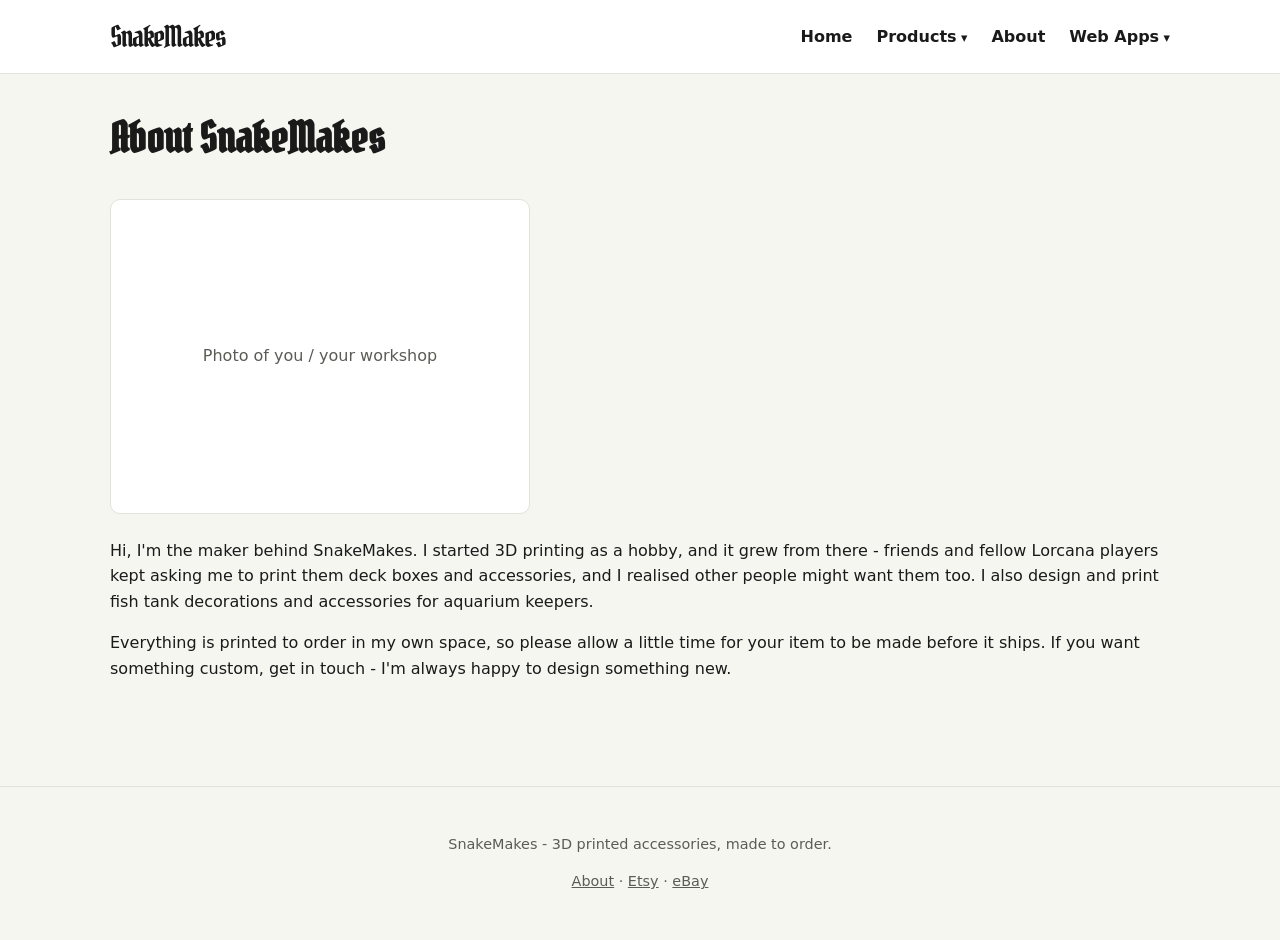
<file: about.html>
<!DOCTYPE html>
<html lang="en">
<head>
  <meta charset="UTF-8">
  <meta name="viewport" content="width=device-width, initial-scale=1.0">
  <title>About | SnakeMakes</title>
  <meta name="description" content="About SnakeMakes: a maker designing and 3D printing Lorcana TCG accessories and fish tank decorations.">
  <link rel="canonical" href="https://snakemakes.com/about.html">
  <meta property="og:title" content="About | SnakeMakes">
  <meta property="og:description" content="About SnakeMakes: a maker designing and 3D printing Lorcana TCG accessories and fish tank decorations.">
  <meta property="og:type" content="website">
  <meta property="og:url" content="https://snakemakes.com/about.html">
  <link rel="icon" type="image/svg+xml" href="favicon.svg">
  <link rel="stylesheet" href="css/styles.css">
</head>
<body>

  <header class="site-header">
    <div class="container">
      <a href="index.html" class="logo">SnakeMakes</a>
      <input type="checkbox" id="nav-toggle" class="nav-toggle">
      <label for="nav-toggle" class="nav-toggle-label">&#9776;</label>
      <nav class="main-nav">
        <ul>
          <li><a href="index.html">Home</a></li>
          <li class="has-sub">
            <span class="nav-parent" tabindex="0">Products</span>
            <ul class="sub-menu">
              <li><a href="lorcana.html">Lorcana Accessories</a></li>
            </ul>
          </li>
          <li><a href="about.html">About</a></li>
          <li class="has-sub">
            <span class="nav-parent" tabindex="0">Web Apps</span>
            <ul class="sub-menu">
              <li><a href="traitors/index.html">Traitors Sweepstake</a></li>
            </ul>
          </li>
        </ul>
      </nav>
    </div>
  </header>

  <main class="container">
    <section>
      <h1>About SnakeMakes</h1>
      <div class="about-photo-placeholder">Photo of you / your workshop</div>
      <!-- TODO: replace this with your own story -->
      <p>Hi, I'm the maker behind SnakeMakes. I started 3D printing as a hobby, and it grew from there - friends and fellow Lorcana players kept asking me to print them deck boxes and accessories, and I realised other people might want them too. I also design and print fish tank decorations and accessories for aquarium keepers.</p>
      <p>Everything is printed to order in my own space, so please allow a little time for your item to be made before it ships. If you want something custom, get in touch - I'm always happy to design something new.</p>
    </section>
  </main>

  <footer class="site-footer">
    <div class="container">
      <p>SnakeMakes - 3D printed accessories, made to order.</p>
      <p><a href="about.html">About</a> &middot; <a href="https://www.etsy.com/uk/shop/SnakeMakesStudio" target="_blank" rel="noopener">Etsy</a> &middot; <a href="https://www.ebay.co.uk/sch/i.html?item=298698951909&rt=nc&_trksid=p4429486.m3561.l161211&_ssn=snakemakes" target="_blank" rel="noopener">eBay</a></p>
    </div>
  </footer>
</body>
</html>
</file>
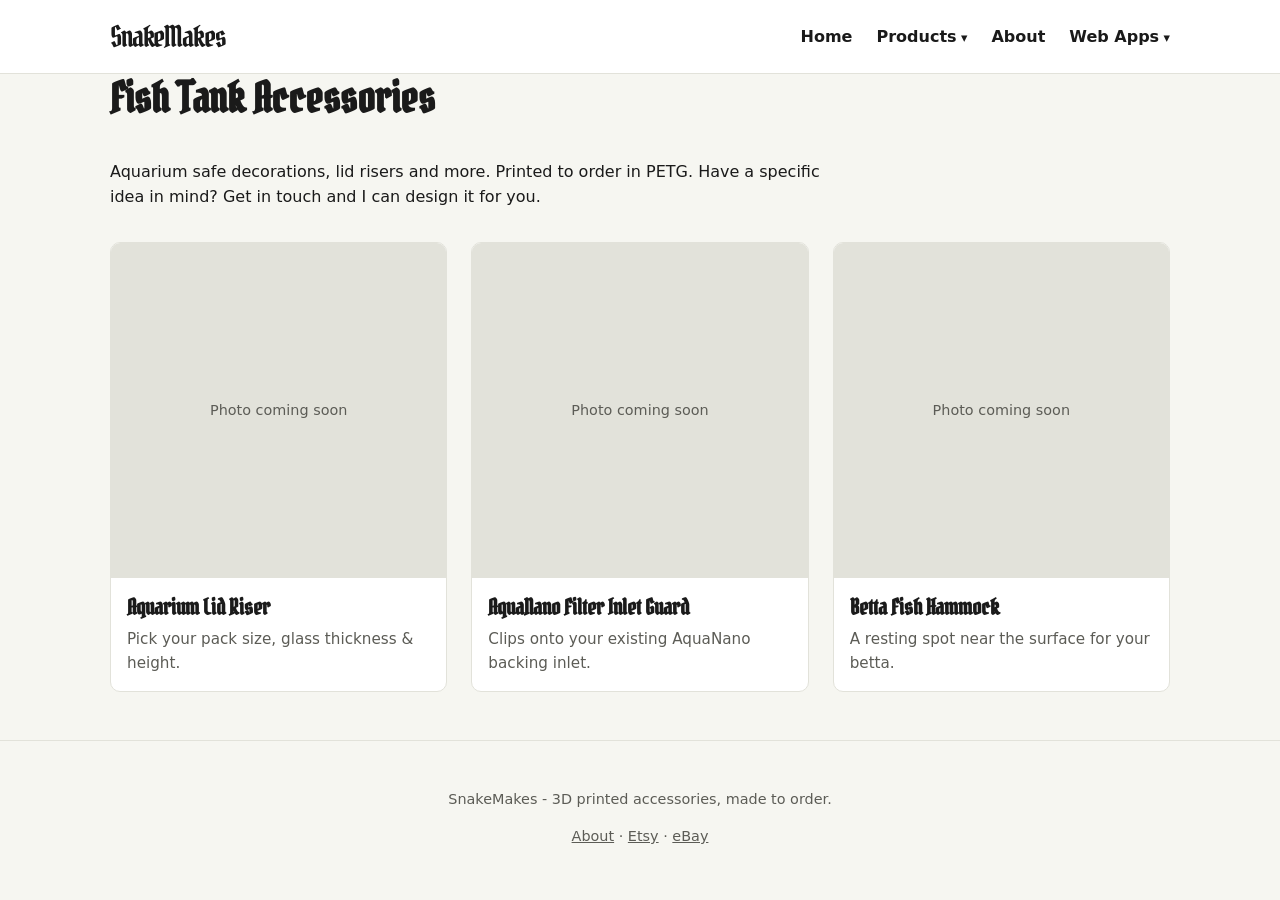
<file: fish-tank.html>
<!DOCTYPE html>
<html lang="en">
<head>
  <meta charset="UTF-8">
  <meta name="viewport" content="width=device-width, initial-scale=1.0">
  <title>Fish Tank Accessories | SnakeMakes</title>
  <meta name="description" content="3D printed fish tank accessories from SnakeMakes: aquarium-safe decorations and accessories printed to fit your tank.">
  <link rel="canonical" href="https://snakemakes.com/fish-tank.html">
  <meta property="og:title" content="Fish Tank Accessories | SnakeMakes">
  <meta property="og:description" content="3D printed, aquarium-safe fish tank decorations and accessories.">
  <meta property="og:type" content="website">
  <meta property="og:url" content="https://snakemakes.com/fish-tank.html">
  <link rel="icon" type="image/svg+xml" href="favicon.svg">
  <link rel="stylesheet" href="css/styles.css">
</head>
<body>

  <header class="site-header">
    <div class="container">
      <a href="index.html" class="logo">SnakeMakes</a>
      <input type="checkbox" id="nav-toggle" class="nav-toggle">
      <label for="nav-toggle" class="nav-toggle-label">&#9776;</label>
      <nav class="main-nav">
        <ul>
          <li><a href="index.html">Home</a></li>
          <li class="has-sub">
            <span class="nav-parent" tabindex="0">Products</span>
            <ul class="sub-menu">
              <li><a href="lorcana.html">Lorcana Accessories</a></li>
            </ul>
          </li>
          <li><a href="about.html">About</a></li>
          <li class="has-sub">
            <span class="nav-parent" tabindex="0">Web Apps</span>
            <ul class="sub-menu">
              <li><a href="traitors/index.html">Traitors Sweepstake</a></li>
            </ul>
          </li>
        </ul>
      </nav>
    </div>
  </header>

  <main>
    <section class="container">
      <div class="intro">
        <h1>Fish Tank Accessories</h1>
        <p>Aquarium safe decorations, lid risers and more. Printed to order in PETG. Have a specific idea in mind? Get in touch and I can design it for you.</p>
      </div>

      <div class="product-grid">
        <a href="products/aquarium-lid-riser.html" class="product-card">
          <div class="thumb">Photo coming soon</div>
          <div class="card-body">
            <h3>Aquarium Lid Riser</h3>
            <p>Pick your pack size, glass thickness &amp; height.</p>
          </div>
        </a>

        <a href="products/aquanano-filter-attachment.html" class="product-card">
          <div class="thumb">Photo coming soon</div>
          <div class="card-body">
            <h3>AquaNano Filter Inlet Guard</h3>
            <p>Clips onto your existing AquaNano backing inlet.</p>
          </div>
        </a>

        <a href="products/betta-fish-hammock.html" class="product-card">
          <div class="thumb">Photo coming soon</div>
          <div class="card-body">
            <h3>Betta Fish Hammock</h3>
            <p>A resting spot near the surface for your betta.</p>
          </div>
        </a>
      </div>
    </section>
  </main>

  <footer class="site-footer">
    <div class="container">
      <p>SnakeMakes - 3D printed accessories, made to order.</p>
      <p><a href="about.html">About</a> &middot; <a href="https://www.etsy.com/uk/shop/SnakeMakesStudio" target="_blank" rel="noopener">Etsy</a> &middot; <a href="https://www.ebay.co.uk/sch/i.html?item=298698951909&rt=nc&_trksid=p4429486.m3561.l161211&_ssn=snakemakes" target="_blank" rel="noopener">eBay</a></p>
    </div>
  </footer>
</body>
</html>
</file>
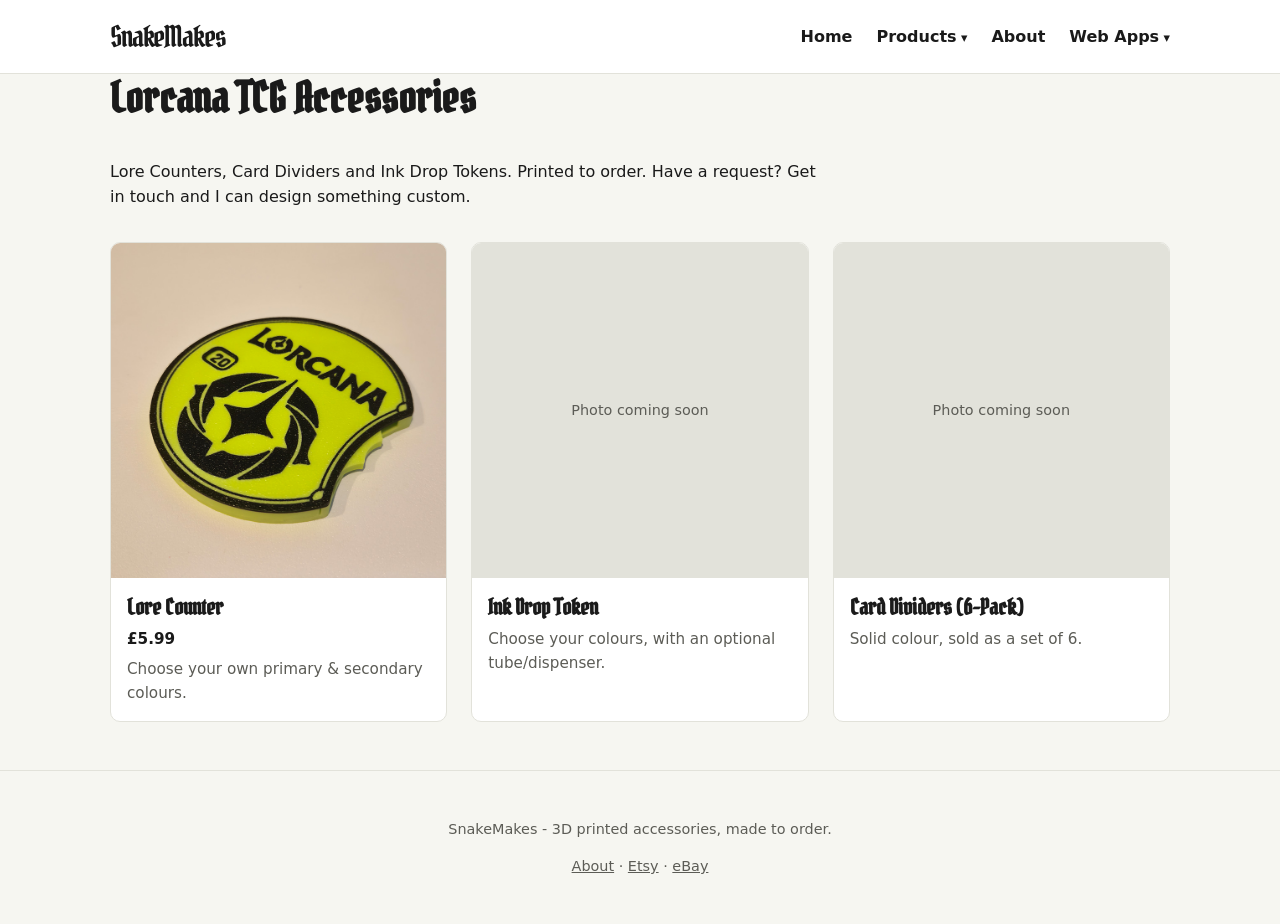
<file: lorcana.html>
<!DOCTYPE html>
<html lang="en">
<head>
  <meta charset="UTF-8">
  <meta name="viewport" content="width=device-width, initial-scale=1.0">
  <title>Lorcana TCG Accessories | SnakeMakes</title>
  <meta name="description" content="3D printed Lorcana TCG accessories from SnakeMakes: lore counters, ink drop tokens, and card dividers, with custom colour options.">
  <link rel="canonical" href="https://snakemakes.com/lorcana.html">
  <meta property="og:title" content="Lorcana TCG Accessories | SnakeMakes">
  <meta property="og:description" content="3D printed Lorcana TCG accessories: lore counters, ink drop tokens, and card dividers.">
  <meta property="og:type" content="website">
  <meta property="og:url" content="https://snakemakes.com/lorcana.html">
  <link rel="icon" type="image/svg+xml" href="favicon.svg">
  <link rel="stylesheet" href="css/styles.css">
</head>
<body>

  <header class="site-header">
    <div class="container">
      <a href="index.html" class="logo">SnakeMakes</a>
      <input type="checkbox" id="nav-toggle" class="nav-toggle">
      <label for="nav-toggle" class="nav-toggle-label">&#9776;</label>
      <nav class="main-nav">
        <ul>
          <li><a href="index.html">Home</a></li>
          <li class="has-sub">
            <span class="nav-parent" tabindex="0">Products</span>
            <ul class="sub-menu">
              <li><a href="lorcana.html">Lorcana Accessories</a></li>
            </ul>
          </li>
          <li><a href="about.html">About</a></li>
          <li class="has-sub">
            <span class="nav-parent" tabindex="0">Web Apps</span>
            <ul class="sub-menu">
              <li><a href="traitors/index.html">Traitors Sweepstake</a></li>
            </ul>
          </li>
        </ul>
      </nav>
    </div>
  </header>

  <main>
    <section class="container">
      <div class="intro">
        <h1>Lorcana TCG Accessories</h1>
        <p>Lore Counters, Card Dividers and Ink Drop Tokens. Printed to order. Have a request? Get in touch and I can design something custom.</p>
      </div>

      <div class="product-grid">
        <a href="products/lorcana-lore-counter.html" class="product-card">
          <div class="thumb"><img src="images/lore-counter-photo.jpg" alt="Lorcana Lore Counter"></div>
          <div class="card-body">
            <h3>Lore Counter</h3>
            <p class="price">&pound;5.99</p>
            <p>Choose your own primary &amp; secondary colours.</p>
          </div>
        </a>

        <a href="products/lorcana-ink-drop-token.html" class="product-card">
          <div class="thumb">Photo coming soon</div>
          <div class="card-body">
            <h3>Ink Drop Token</h3>
            <p>Choose your colours, with an optional tube/dispenser.</p>
          </div>
        </a>

        <a href="products/lorcana-card-dividers.html" class="product-card">
          <div class="thumb">Photo coming soon</div>
          <div class="card-body">
            <h3>Card Dividers (6-Pack)</h3>
            <p>Solid colour, sold as a set of 6.</p>
          </div>
        </a>
      </div>
    </section>
  </main>

  <footer class="site-footer">
    <div class="container">
      <p>SnakeMakes - 3D printed accessories, made to order.</p>
      <p><a href="about.html">About</a> &middot; <a href="https://www.etsy.com/uk/shop/SnakeMakesStudio" target="_blank" rel="noopener">Etsy</a> &middot; <a href="https://www.ebay.co.uk/sch/i.html?item=298698951909&rt=nc&_trksid=p4429486.m3561.l161211&_ssn=snakemakes" target="_blank" rel="noopener">eBay</a></p>
    </div>
  </footer>
</body>
</html>
</file>
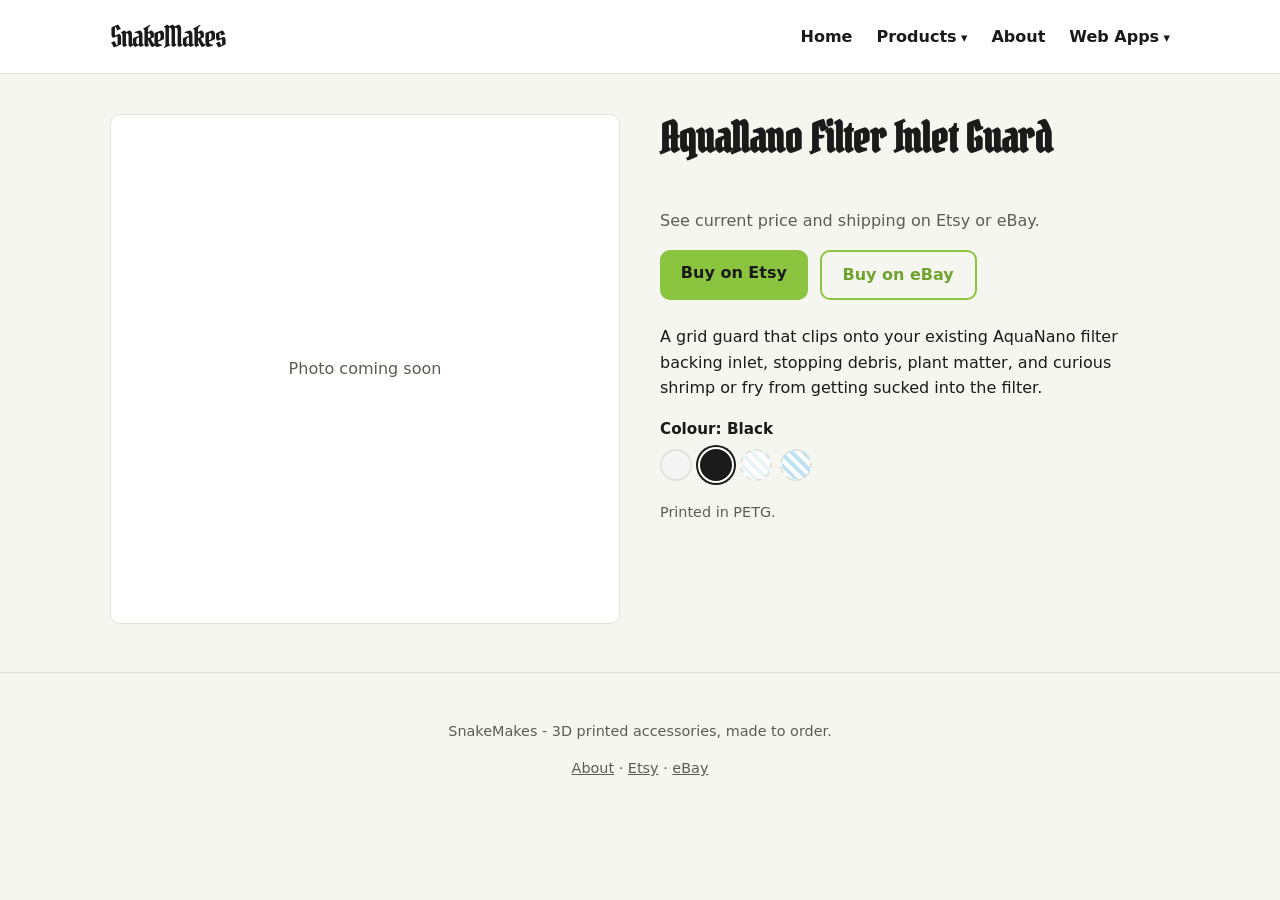
<file: products/aquanano-filter-attachment.html>
<!DOCTYPE html>
<html lang="en">
<head>
  <meta charset="UTF-8">
  <meta name="viewport" content="width=device-width, initial-scale=1.0">
  <title>AquaNano Filter Inlet Guard | SnakeMakes</title>
  <meta name="description" content="3D printed debris guard for AquaNano filters, clips onto the existing backing inlet. Printed in PETG by SnakeMakes.">
  <link rel="canonical" href="https://snakemakes.com/products/aquanano-filter-attachment.html">
  <meta property="og:title" content="AquaNano Filter Inlet Guard | SnakeMakes">
  <meta property="og:description" content="3D printed debris guard for AquaNano filters, clips onto the existing backing inlet.">
  <meta property="og:type" content="product">
  <meta property="og:url" content="https://snakemakes.com/products/aquanano-filter-attachment.html">
  <link rel="icon" type="image/svg+xml" href="../favicon.svg">
  <link rel="stylesheet" href="../css/styles.css">
  <script type="application/ld+json">
  {
    "@context": "https://schema.org/",
    "@type": "Product",
    "name": "AquaNano Filter Inlet Guard",
    "description": "3D printed debris guard for AquaNano filters, clips onto the existing backing inlet.",
    "brand": {
      "@type": "Brand",
      "name": "SnakeMakes"
    }
  }
  </script>
</head>
<body>

  <header class="site-header">
    <div class="container">
      <a href="../index.html" class="logo">SnakeMakes</a>
      <input type="checkbox" id="nav-toggle" class="nav-toggle">
      <label for="nav-toggle" class="nav-toggle-label">&#9776;</label>
      <nav class="main-nav">
        <ul>
          <li><a href="../index.html">Home</a></li>
          <li class="has-sub">
            <span class="nav-parent" tabindex="0">Products</span>
            <ul class="sub-menu">
              <li><a href="../lorcana.html">Lorcana Accessories</a></li>
            </ul>
          </li>
          <li><a href="../about.html">About</a></li>
          <li class="has-sub">
            <span class="nav-parent" tabindex="0">Web Apps</span>
            <ul class="sub-menu">
              <li><a href="../traitors/index.html">Traitors Sweepstake</a></li>
            </ul>
          </li>
        </ul>
      </nav>
    </div>
  </header>

  <main class="container">
    <div class="product-detail">
      <div class="thumb-large">Photo coming soon</div>
      <div>
        <h1>AquaNano Filter Inlet Guard</h1>
        <div class="price-row">
          <p class="price-note">See current price and shipping on Etsy or eBay.</p>
          <div class="btn-row">
            <!-- TODO: replace with the real Etsy *listing* URL for this product once it's live -->
            <a href="https://www.etsy.com/uk/shop/SnakeMakesStudio" class="btn" target="_blank" rel="noopener">Buy on Etsy</a>
            <!-- TODO: replace with the real eBay *listing* URL for this product once it's live -->
            <a href="https://www.ebay.co.uk/sch/i.html?item=298698951909&rt=nc&_trksid=p4429486.m3561.l161211&_ssn=snakemakes" class="btn btn-outline" target="_blank" rel="noopener">Buy on eBay</a>
          </div>
        </div>
        <p class="product-description">A grid guard that clips onto your existing AquaNano filter backing inlet, stopping debris, plant matter, and curious shrimp or fry from getting sucked into the filter.</p>

        <div class="swatch-picker" data-palette="petg" data-region="color" data-default="Black">
          <h4>Colour: <span class="selected-color-name selected-color">Black</span></h4>
          <div class="swatches"></div>
        </div>

        <p class="material-note">Printed in PETG.</p>
      </div>
    </div>
  </main>

  <footer class="site-footer">
    <div class="container">
      <p>SnakeMakes - 3D printed accessories, made to order.</p>
      <p><a href="../about.html">About</a> &middot; <a href="https://www.etsy.com/uk/shop/SnakeMakesStudio" target="_blank" rel="noopener">Etsy</a> &middot; <a href="https://www.ebay.co.uk/sch/i.html?item=298698951909&rt=nc&_trksid=p4429486.m3561.l161211&_ssn=snakemakes" target="_blank" rel="noopener">eBay</a></p>
    </div>
  </footer>

  <script src="../js/filament-colors.js"></script>
  <script src="../js/product-options.js"></script>
</body>
</html>
</file>
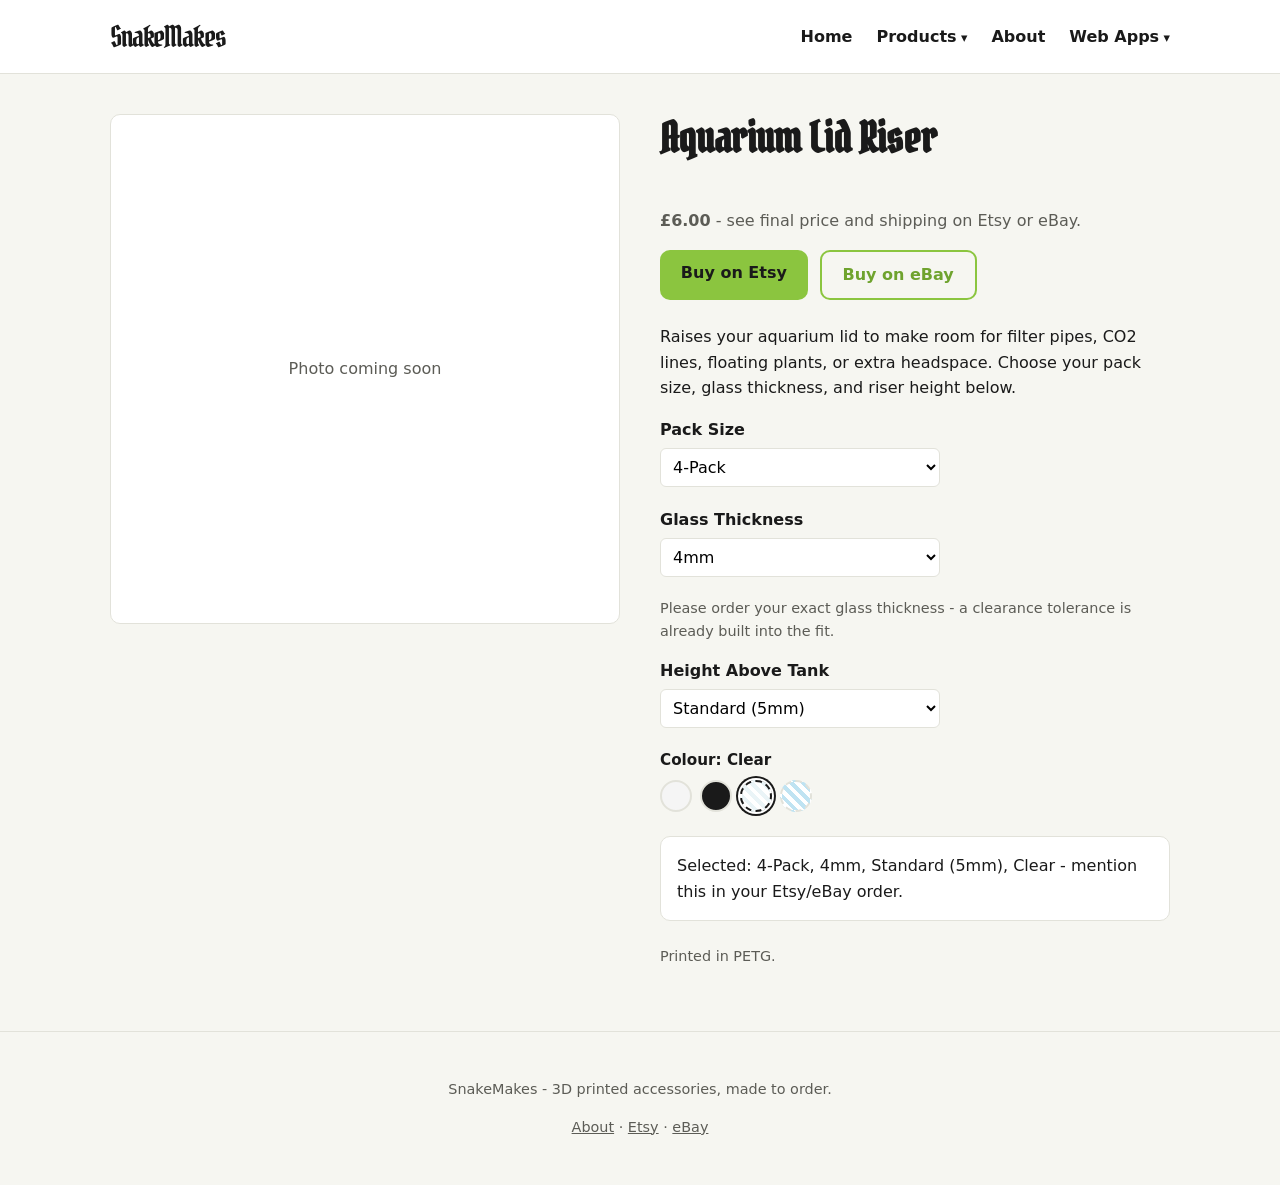
<file: products/aquarium-lid-riser.html>
<!DOCTYPE html>
<html lang="en">
<head>
  <meta charset="UTF-8">
  <meta name="viewport" content="width=device-width, initial-scale=1.0">
  <title>Aquarium Lid Riser | SnakeMakes</title>
  <meta name="description" content="3D printed aquarium lid risers in PETG, sized to your glass thickness and desired height. Made to order by SnakeMakes.">
  <link rel="canonical" href="https://snakemakes.com/products/aquarium-lid-riser.html">
  <meta property="og:title" content="Aquarium Lid Riser | SnakeMakes">
  <meta property="og:description" content="3D printed aquarium lid risers in PETG, sized to your glass thickness and desired height.">
  <meta property="og:type" content="product">
  <meta property="og:url" content="https://snakemakes.com/products/aquarium-lid-riser.html">
  <link rel="icon" type="image/svg+xml" href="../favicon.svg">
  <link rel="stylesheet" href="../css/styles.css">
  <script type="application/ld+json">
  {
    "@context": "https://schema.org/",
    "@type": "Product",
    "name": "Aquarium Lid Riser",
    "description": "3D printed aquarium lid riser in PETG, available in multiple pack sizes, glass thicknesses, and heights.",
    "brand": {
      "@type": "Brand",
      "name": "SnakeMakes"
    },
    "offers": {
      "@type": "AggregateOffer",
      "priceCurrency": "GBP",
      "lowPrice": "6.00",
      "highPrice": "10.00",
      "offerCount": 3,
      "availability": "https://schema.org/InStock"
    }
  }
  </script>
</head>
<body>

  <header class="site-header">
    <div class="container">
      <a href="../index.html" class="logo">SnakeMakes</a>
      <input type="checkbox" id="nav-toggle" class="nav-toggle">
      <label for="nav-toggle" class="nav-toggle-label">&#9776;</label>
      <nav class="main-nav">
        <ul>
          <li><a href="../index.html">Home</a></li>
          <li class="has-sub">
            <span class="nav-parent" tabindex="0">Products</span>
            <ul class="sub-menu">
              <li><a href="../lorcana.html">Lorcana Accessories</a></li>
            </ul>
          </li>
          <li><a href="../about.html">About</a></li>
          <li class="has-sub">
            <span class="nav-parent" tabindex="0">Web Apps</span>
            <ul class="sub-menu">
              <li><a href="../traitors/index.html">Traitors Sweepstake</a></li>
            </ul>
          </li>
        </ul>
      </nav>
    </div>
  </header>

  <main class="container">
    <div class="product-detail">
      <div class="thumb-large">Photo coming soon</div>
      <div>
        <h1>Aquarium Lid Riser</h1>
        <div class="price-row">
          <p class="price-note"><strong data-price-display>&pound;6.00</strong> - see final price and shipping on Etsy or eBay.</p>
          <div class="btn-row">
            <!-- TODO: replace with the real Etsy *listing* URL for this product once it's live -->
            <a href="https://www.etsy.com/uk/shop/SnakeMakesStudio" class="btn" target="_blank" rel="noopener">Buy on Etsy</a>
            <!-- TODO: replace with the real eBay *listing* URL for this product once it's live -->
            <a href="https://www.ebay.co.uk/sch/i.html?item=298698951909&rt=nc&_trksid=p4429486.m3561.l161211&_ssn=snakemakes" class="btn btn-outline" target="_blank" rel="noopener">Buy on eBay</a>
          </div>
        </div>
        <p class="product-description">Raises your aquarium lid to make room for filter pipes, CO2 lines, floating plants, or extra headspace. Choose your pack size, glass thickness, and riser height below.</p>

        <div class="option-selector" data-price-map='{"4-Pack":"6.00","6-Pack":"8.00","8-Pack":"10.00"}'>
          <label for="pack-size">Pack Size</label>
          <select id="pack-size">
            <option>4-Pack</option>
            <option>6-Pack</option>
            <option>8-Pack</option>
          </select>
        </div>

        <div class="option-selector">
          <label for="glass-thickness">Glass Thickness</label>
          <select id="glass-thickness">
            <option>4mm</option>
            <option>6mm</option>
            <option>8mm</option>
            <option>10mm</option>
          </select>
        </div>
        <p class="tolerance-note">Please order your exact glass thickness - a clearance tolerance is already built into the fit.</p>

        <div class="option-selector">
          <label for="riser-height">Height Above Tank</label>
          <select id="riser-height">
            <option>Standard (5mm)</option>
            <option>Medium (12.5mm)</option>
            <option>High (20mm)</option>
          </select>
        </div>

        <div class="swatch-picker" data-palette="petg" data-region="color" data-default="Clear">
          <h4>Colour: <span class="selected-color-name selected-color">Clear</span></h4>
          <div class="swatches"></div>
        </div>

        <p class="selection-summary">Selected: 4-Pack, 4mm, Standard (5mm), Clear - mention this in your Etsy/eBay order.</p>

        <p class="material-note">Printed in PETG.</p>
      </div>
    </div>
  </main>

  <footer class="site-footer">
    <div class="container">
      <p>SnakeMakes - 3D printed accessories, made to order.</p>
      <p><a href="../about.html">About</a> &middot; <a href="https://www.etsy.com/uk/shop/SnakeMakesStudio" target="_blank" rel="noopener">Etsy</a> &middot; <a href="https://www.ebay.co.uk/sch/i.html?item=298698951909&rt=nc&_trksid=p4429486.m3561.l161211&_ssn=snakemakes" target="_blank" rel="noopener">eBay</a></p>
    </div>
  </footer>

  <script src="../js/filament-colors.js"></script>
  <script src="../js/product-options.js"></script>
</body>
</html>
</file>
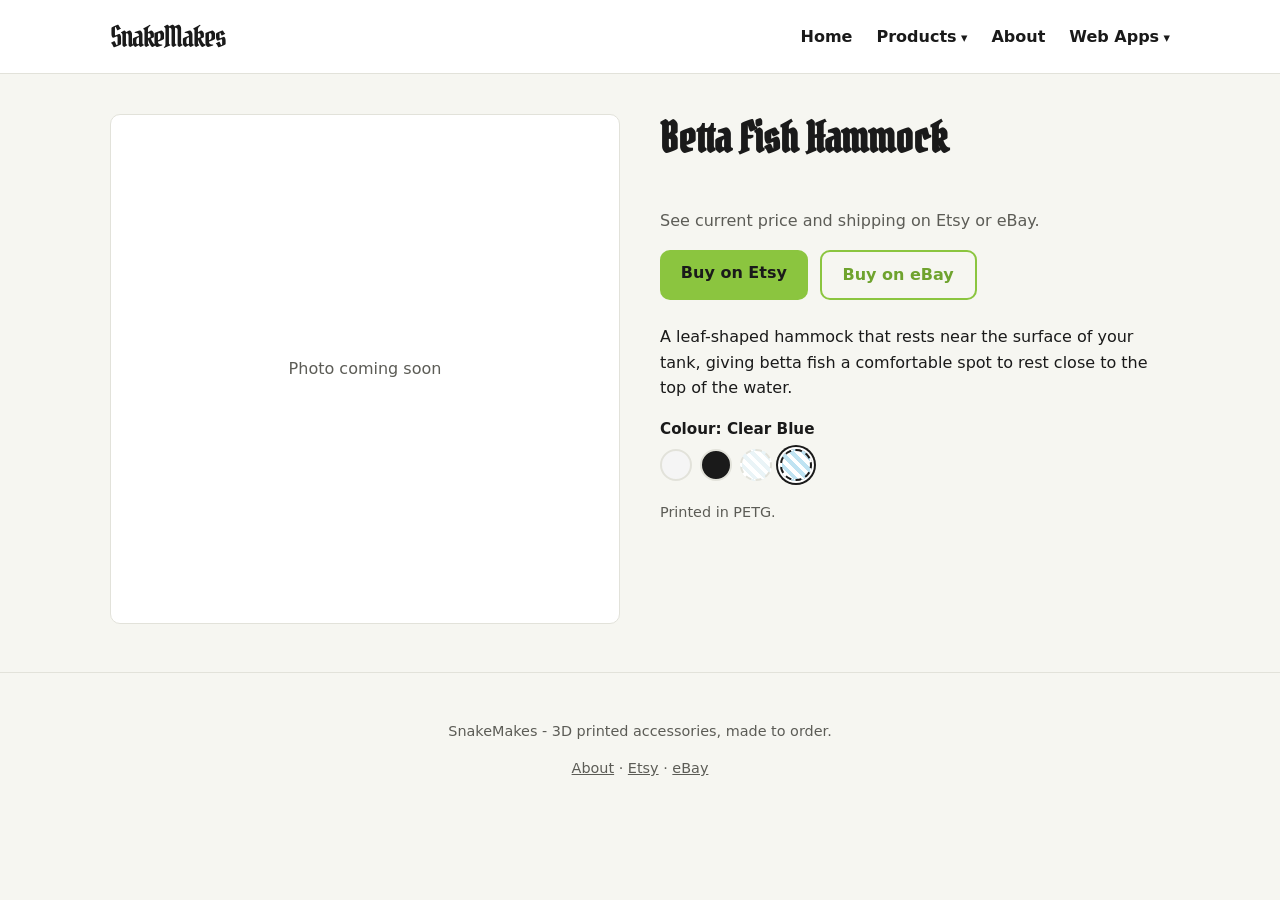
<file: products/betta-fish-hammock.html>
<!DOCTYPE html>
<html lang="en">
<head>
  <meta charset="UTF-8">
  <meta name="viewport" content="width=device-width, initial-scale=1.0">
  <title>Betta Fish Hammock | SnakeMakes</title>
  <meta name="description" content="3D printed betta fish hammock/leaf hammock, aquarium-safe and printed in PETG by SnakeMakes.">
  <link rel="canonical" href="https://snakemakes.com/products/betta-fish-hammock.html">
  <meta property="og:title" content="Betta Fish Hammock | SnakeMakes">
  <meta property="og:description" content="3D printed betta fish hammock/leaf hammock, aquarium-safe and printed in PETG.">
  <meta property="og:type" content="product">
  <meta property="og:url" content="https://snakemakes.com/products/betta-fish-hammock.html">
  <link rel="icon" type="image/svg+xml" href="../favicon.svg">
  <link rel="stylesheet" href="../css/styles.css">
  <script type="application/ld+json">
  {
    "@context": "https://schema.org/",
    "@type": "Product",
    "name": "Betta Fish Hammock",
    "description": "3D printed betta fish leaf hammock, aquarium-safe, printed in PETG.",
    "brand": {
      "@type": "Brand",
      "name": "SnakeMakes"
    }
  }
  </script>
</head>
<body>

  <header class="site-header">
    <div class="container">
      <a href="../index.html" class="logo">SnakeMakes</a>
      <input type="checkbox" id="nav-toggle" class="nav-toggle">
      <label for="nav-toggle" class="nav-toggle-label">&#9776;</label>
      <nav class="main-nav">
        <ul>
          <li><a href="../index.html">Home</a></li>
          <li class="has-sub">
            <span class="nav-parent" tabindex="0">Products</span>
            <ul class="sub-menu">
              <li><a href="../lorcana.html">Lorcana Accessories</a></li>
            </ul>
          </li>
          <li><a href="../about.html">About</a></li>
          <li class="has-sub">
            <span class="nav-parent" tabindex="0">Web Apps</span>
            <ul class="sub-menu">
              <li><a href="../traitors/index.html">Traitors Sweepstake</a></li>
            </ul>
          </li>
        </ul>
      </nav>
    </div>
  </header>

  <main class="container">
    <div class="product-detail">
      <div class="thumb-large">Photo coming soon</div>
      <div>
        <h1>Betta Fish Hammock</h1>
        <div class="price-row">
          <p class="price-note">See current price and shipping on Etsy or eBay.</p>
          <div class="btn-row">
            <!-- TODO: replace with the real Etsy *listing* URL for this product once it's live -->
            <a href="https://www.etsy.com/uk/shop/SnakeMakesStudio" class="btn" target="_blank" rel="noopener">Buy on Etsy</a>
            <!-- TODO: replace with the real eBay *listing* URL for this product once it's live -->
            <a href="https://www.ebay.co.uk/sch/i.html?item=298698951909&rt=nc&_trksid=p4429486.m3561.l161211&_ssn=snakemakes" class="btn btn-outline" target="_blank" rel="noopener">Buy on eBay</a>
          </div>
        </div>
        <p class="product-description">A leaf-shaped hammock that rests near the surface of your tank, giving betta fish a comfortable spot to rest close to the top of the water.</p>

        <div class="swatch-picker" data-palette="petg" data-region="color" data-default="Clear Blue">
          <h4>Colour: <span class="selected-color-name selected-color">Clear Blue</span></h4>
          <div class="swatches"></div>
        </div>

        <p class="material-note">Printed in PETG.</p>
      </div>
    </div>
  </main>

  <footer class="site-footer">
    <div class="container">
      <p>SnakeMakes - 3D printed accessories, made to order.</p>
      <p><a href="../about.html">About</a> &middot; <a href="https://www.etsy.com/uk/shop/SnakeMakesStudio" target="_blank" rel="noopener">Etsy</a> &middot; <a href="https://www.ebay.co.uk/sch/i.html?item=298698951909&rt=nc&_trksid=p4429486.m3561.l161211&_ssn=snakemakes" target="_blank" rel="noopener">eBay</a></p>
    </div>
  </footer>

  <script src="../js/filament-colors.js"></script>
  <script src="../js/product-options.js"></script>
</body>
</html>
</file>
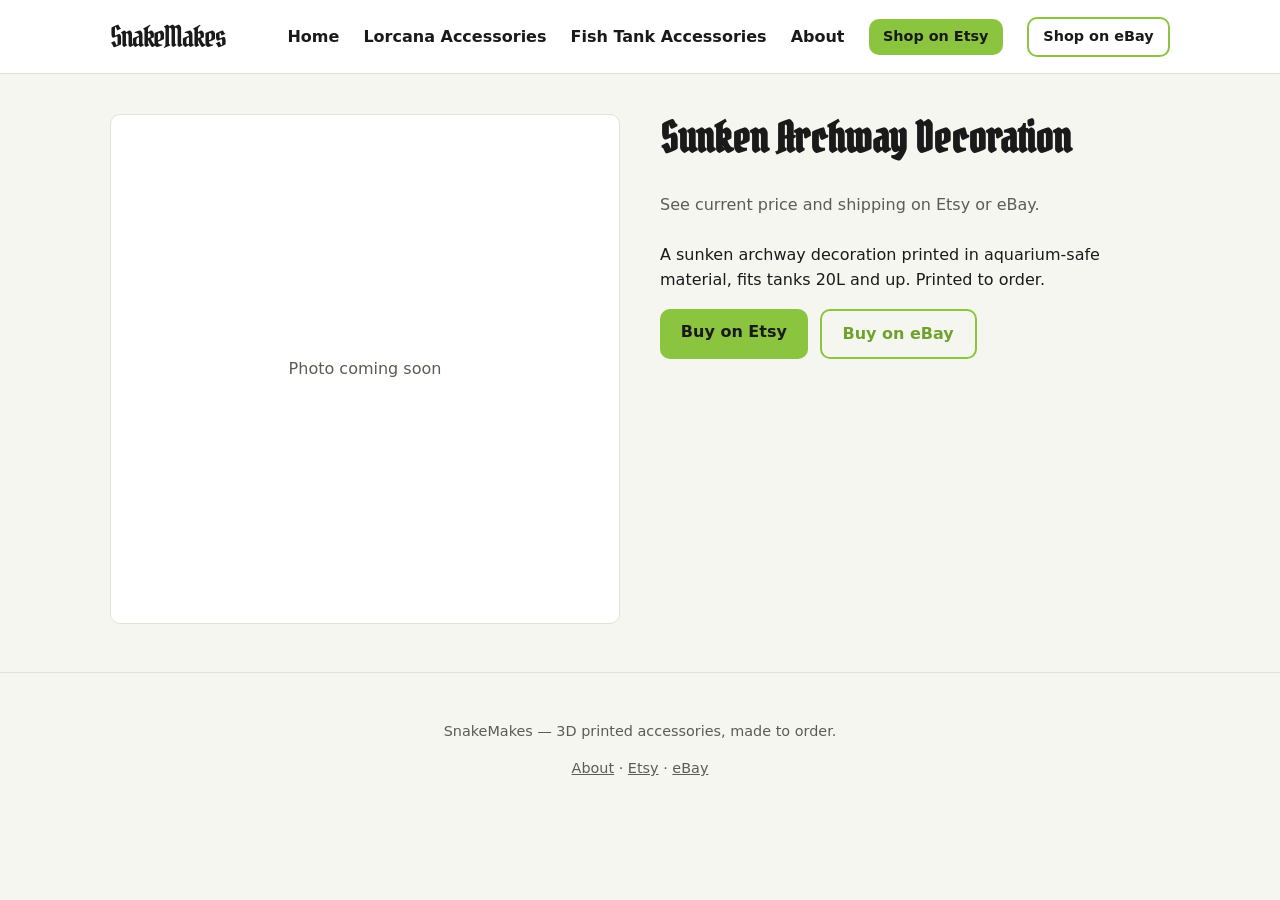
<file: products/fish-tank-decoration.html>
<!--
  PRODUCT PAGE TEMPLATE
  To add a new product: copy this file, rename it (e.g. plant-pot-holder.html),
  update the <title>/meta tags, the JSON-LD block below, the heading/description,
  and the Etsy/eBay links. Then link to it from lorcana.html or fish-tank.html.
-->
<!DOCTYPE html>
<html lang="en">
<head>
  <meta charset="UTF-8">
  <meta name="viewport" content="width=device-width, initial-scale=1.0">
  <title>Sunken Archway Decoration | SnakeMakes</title>
  <meta name="description" content="3D printed sunken archway fish tank decoration, aquarium-safe, made to order by SnakeMakes.">
  <link rel="canonical" href="https://snakemakes.com/products/fish-tank-decoration.html">
  <meta property="og:title" content="Sunken Archway Decoration | SnakeMakes">
  <meta property="og:description" content="3D printed, aquarium-safe sunken archway fish tank decoration.">
  <meta property="og:type" content="product">
  <meta property="og:url" content="https://snakemakes.com/products/fish-tank-decoration.html">
  <link rel="icon" type="image/svg+xml" href="../favicon.svg">
  <link rel="stylesheet" href="../css/styles.css">
  <script type="application/ld+json">
  {
    "@context": "https://schema.org/",
    "@type": "Product",
    "name": "Sunken Archway Decoration",
    "description": "3D printed, aquarium-safe sunken archway fish tank decoration.",
    "brand": {
      "@type": "Brand",
      "name": "SnakeMakes"
    }
  }
  </script>
</head>
<body>

  <header class="site-header">
    <div class="container">
      <a href="../index.html" class="logo">SnakeMakes</a>
      <input type="checkbox" id="nav-toggle" class="nav-toggle">
      <label for="nav-toggle" class="nav-toggle-label">&#9776;</label>
      <nav class="main-nav">
        <ul>
          <li><a href="../index.html">Home</a></li>
          <li><a href="../lorcana.html">Lorcana Accessories</a></li>
          <li><a href="../fish-tank.html">Fish Tank Accessories</a></li>
          <li><a href="../about.html">About</a></li>
          <!-- TODO: replace # with your real Etsy shop URL once live -->
          <li><a href="#" class="btn btn-small">Shop on Etsy</a></li>
          <!-- TODO: replace # with your real eBay shop URL once live -->
          <li><a href="#" class="btn btn-outline btn-small">Shop on eBay</a></li>
        </ul>
      </nav>
    </div>
  </header>

  <main class="container">
    <div class="product-detail">
      <div class="thumb-large">Photo coming soon</div>
      <div>
        <h1>Sunken Archway Decoration</h1>
        <p class="price-note">See current price and shipping on Etsy or eBay.</p>
        <!-- TODO: confirm the actual material/finish used and that it's genuinely aquarium-safe before publishing -->
        <p>A sunken archway decoration printed in aquarium-safe material, fits tanks 20L and up. Printed to order.</p>
        <div class="btn-row">
          <!-- TODO: replace # with the real Etsy listing URL -->
          <a href="#" class="btn">Buy on Etsy</a>
          <!-- TODO: replace # with the real eBay listing URL -->
          <a href="#" class="btn btn-outline">Buy on eBay</a>
        </div>
      </div>
    </div>
  </main>

  <footer class="site-footer">
    <div class="container">
      <p>SnakeMakes &mdash; 3D printed accessories, made to order.</p>
      <p><a href="../about.html">About</a> &middot; <a href="#">Etsy</a> &middot; <a href="#">eBay</a></p>
    </div>
  </footer>

</body>
</html>
</file>
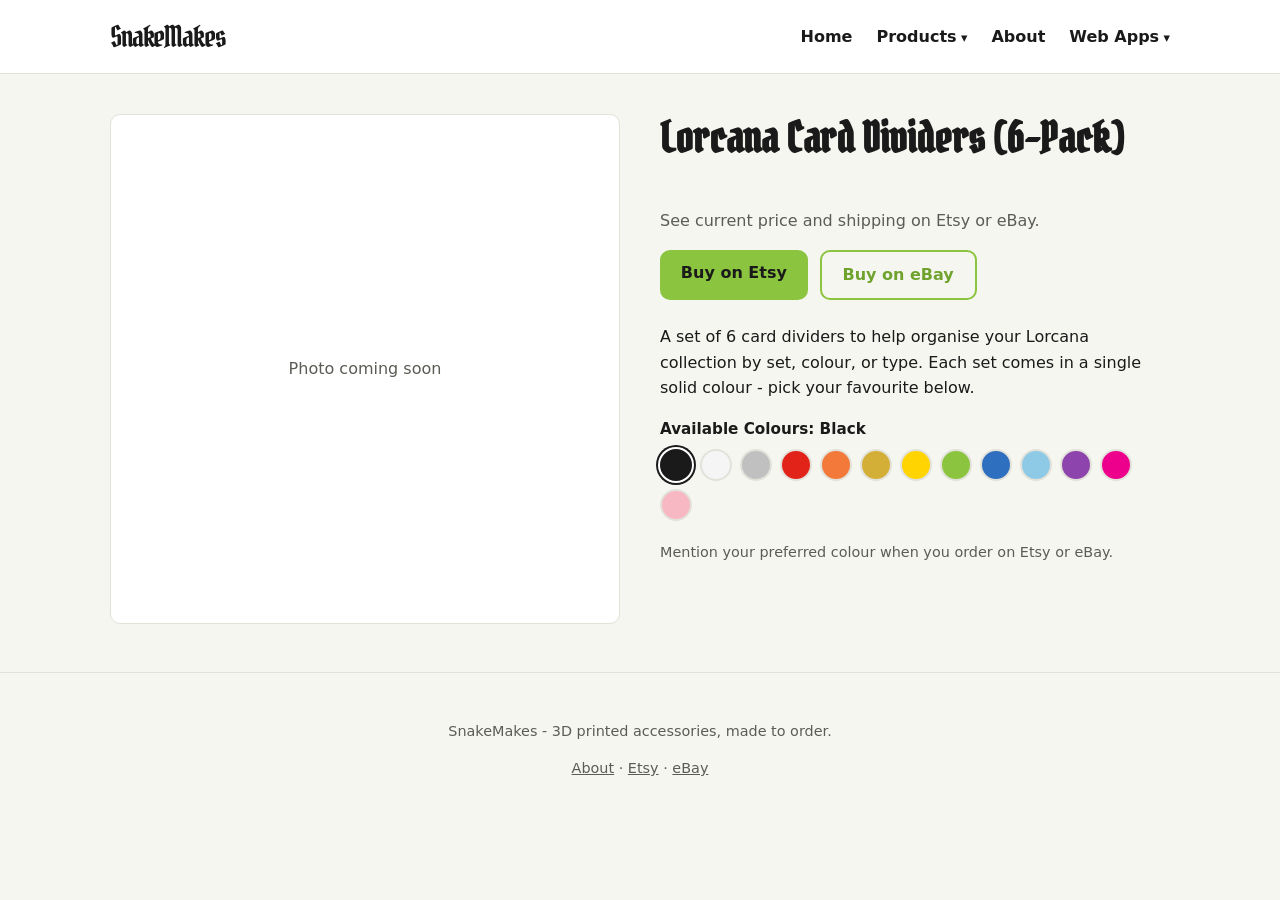
<file: products/lorcana-card-dividers.html>
<!DOCTYPE html>
<html lang="en">
<head>
  <meta charset="UTF-8">
  <meta name="viewport" content="width=device-width, initial-scale=1.0">
  <title>Lorcana Card Dividers (6-Pack) | SnakeMakes</title>
  <meta name="description" content="3D printed Lorcana card dividers, sold as a 6-pack in solid colours. Made to order by SnakeMakes.">
  <link rel="canonical" href="https://snakemakes.com/products/lorcana-card-dividers.html">
  <meta property="og:title" content="Lorcana Card Dividers (6-Pack) | SnakeMakes">
  <meta property="og:description" content="3D printed Lorcana card dividers, sold as a 6-pack in solid colours.">
  <meta property="og:type" content="product">
  <meta property="og:url" content="https://snakemakes.com/products/lorcana-card-dividers.html">
  <link rel="icon" type="image/svg+xml" href="../favicon.svg">
  <link rel="stylesheet" href="../css/styles.css">
  <script type="application/ld+json">
  {
    "@context": "https://schema.org/",
    "@type": "Product",
    "name": "Lorcana Card Dividers (6-Pack)",
    "description": "3D printed Lorcana card dividers, sold as a 6-pack in solid colours.",
    "brand": {
      "@type": "Brand",
      "name": "SnakeMakes"
    }
  }
  </script>
</head>
<body>

  <header class="site-header">
    <div class="container">
      <a href="../index.html" class="logo">SnakeMakes</a>
      <input type="checkbox" id="nav-toggle" class="nav-toggle">
      <label for="nav-toggle" class="nav-toggle-label">&#9776;</label>
      <nav class="main-nav">
        <ul>
          <li><a href="../index.html">Home</a></li>
          <li class="has-sub">
            <span class="nav-parent" tabindex="0">Products</span>
            <ul class="sub-menu">
              <li><a href="../lorcana.html">Lorcana Accessories</a></li>
            </ul>
          </li>
          <li><a href="../about.html">About</a></li>
          <li class="has-sub">
            <span class="nav-parent" tabindex="0">Web Apps</span>
            <ul class="sub-menu">
              <li><a href="../traitors/index.html">Traitors Sweepstake</a></li>
            </ul>
          </li>
        </ul>
      </nav>
    </div>
  </header>

  <main class="container">
    <div class="product-detail">
      <div class="thumb-large">Photo coming soon</div>
      <div>
        <h1>Lorcana Card Dividers (6-Pack)</h1>
        <div class="price-row">
          <p class="price-note">See current price and shipping on Etsy or eBay.</p>
          <div class="btn-row">
            <!-- TODO: replace with the real Etsy *listing* URL for this product once it's live -->
            <a href="https://www.etsy.com/uk/shop/SnakeMakesStudio" class="btn" target="_blank" rel="noopener">Buy on Etsy</a>
            <!-- TODO: replace with the real eBay *listing* URL for this product once it's live -->
            <a href="https://www.ebay.co.uk/sch/i.html?item=298698951909&rt=nc&_trksid=p4429486.m3561.l161211&_ssn=snakemakes" class="btn btn-outline" target="_blank" rel="noopener">Buy on eBay</a>
          </div>
        </div>
        <p class="product-description">A set of 6 card dividers to help organise your Lorcana collection by set, colour, or type. Each set comes in a single solid colour - pick your favourite below.</p>

        <div class="swatch-picker" data-palette="pla" data-region="color" data-default="Black">
          <h4>Available Colours: <span class="selected-color-name selected-color">Black</span></h4>
          <div class="swatches"></div>
        </div>

        <p class="material-note">Mention your preferred colour when you order on Etsy or eBay.</p>
      </div>
    </div>
  </main>

  <footer class="site-footer">
    <div class="container">
      <p>SnakeMakes - 3D printed accessories, made to order.</p>
      <p><a href="../about.html">About</a> &middot; <a href="https://www.etsy.com/uk/shop/SnakeMakesStudio" target="_blank" rel="noopener">Etsy</a> &middot; <a href="https://www.ebay.co.uk/sch/i.html?item=298698951909&rt=nc&_trksid=p4429486.m3561.l161211&_ssn=snakemakes" target="_blank" rel="noopener">eBay</a></p>
    </div>
  </footer>

  <script src="../js/filament-colors.js"></script>
  <script src="../js/product-options.js"></script>
</body>
</html>
</file>
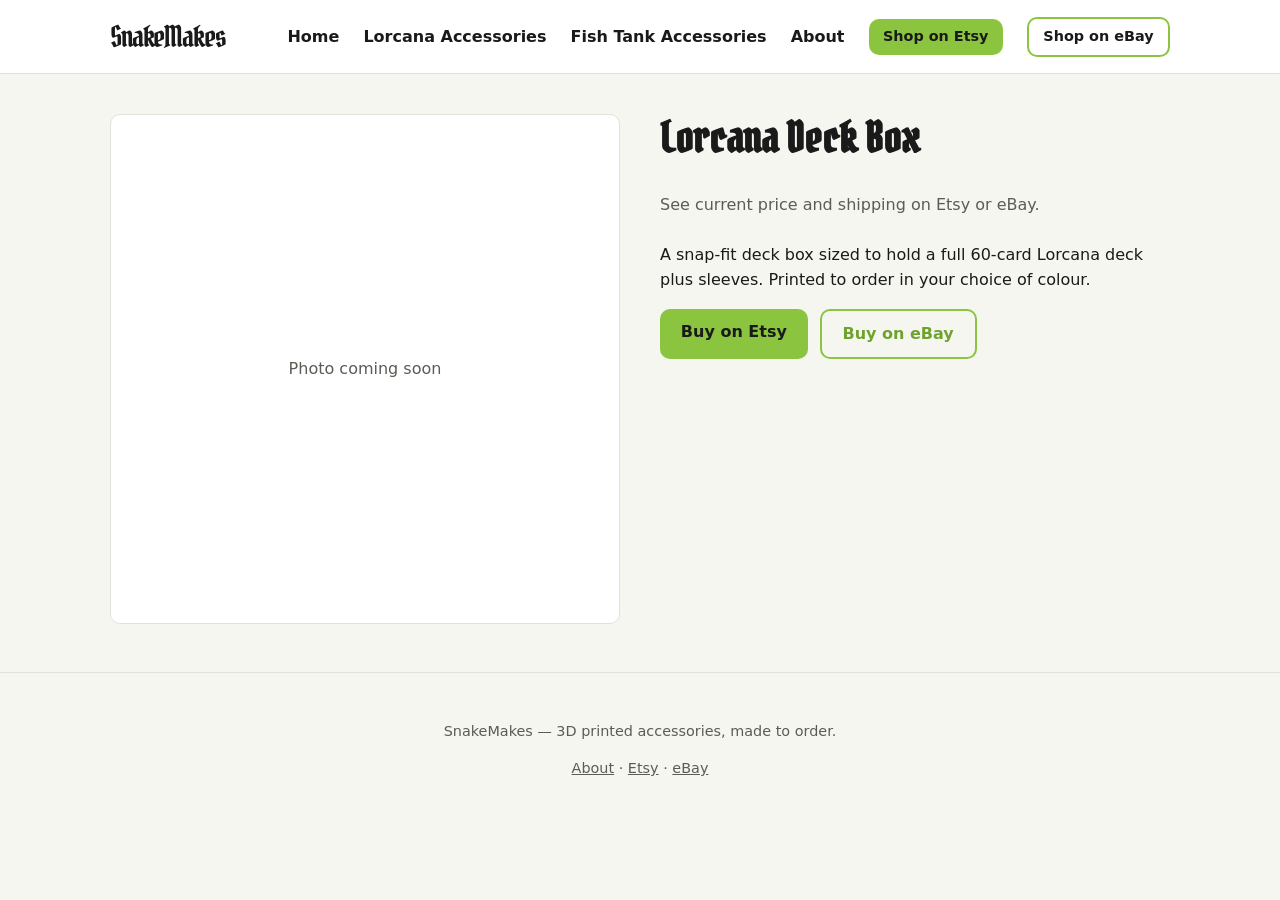
<file: products/lorcana-deck-box.html>
<!--
  PRODUCT PAGE TEMPLATE
  To add a new product: copy this file, rename it (e.g. card-divider-set.html),
  update the <title>/meta tags, the JSON-LD block below, the heading/description,
  and the Etsy/eBay links. Then link to it from lorcana.html or fish-tank.html.
-->
<!DOCTYPE html>
<html lang="en">
<head>
  <meta charset="UTF-8">
  <meta name="viewport" content="width=device-width, initial-scale=1.0">
  <title>Lorcana Deck Box | SnakeMakes</title>
  <meta name="description" content="3D printed Lorcana deck box, holds a full deck plus sleeves with a snap-fit lid. Made to order by SnakeMakes.">
  <link rel="canonical" href="https://snakemakes.com/products/lorcana-deck-box.html">
  <meta property="og:title" content="Lorcana Deck Box | SnakeMakes">
  <meta property="og:description" content="3D printed Lorcana deck box, holds a full deck plus sleeves with a snap-fit lid.">
  <meta property="og:type" content="product">
  <meta property="og:url" content="https://snakemakes.com/products/lorcana-deck-box.html">
  <link rel="icon" type="image/svg+xml" href="../favicon.svg">
  <link rel="stylesheet" href="../css/styles.css">
  <script type="application/ld+json">
  {
    "@context": "https://schema.org/",
    "@type": "Product",
    "name": "Lorcana Deck Box",
    "description": "3D printed Lorcana deck box, holds a full deck plus sleeves with a snap-fit lid.",
    "brand": {
      "@type": "Brand",
      "name": "SnakeMakes"
    }
  }
  </script>
</head>
<body>

  <header class="site-header">
    <div class="container">
      <a href="../index.html" class="logo">SnakeMakes</a>
      <input type="checkbox" id="nav-toggle" class="nav-toggle">
      <label for="nav-toggle" class="nav-toggle-label">&#9776;</label>
      <nav class="main-nav">
        <ul>
          <li><a href="../index.html">Home</a></li>
          <li><a href="../lorcana.html">Lorcana Accessories</a></li>
          <li><a href="../fish-tank.html">Fish Tank Accessories</a></li>
          <li><a href="../about.html">About</a></li>
          <!-- TODO: replace # with your real Etsy shop URL once live -->
          <li><a href="#" class="btn btn-small">Shop on Etsy</a></li>
          <!-- TODO: replace # with your real eBay shop URL once live -->
          <li><a href="#" class="btn btn-outline btn-small">Shop on eBay</a></li>
        </ul>
      </nav>
    </div>
  </header>

  <main class="container">
    <div class="product-detail">
      <div class="thumb-large">Photo coming soon</div>
      <div>
        <h1>Lorcana Deck Box</h1>
        <p class="price-note">See current price and shipping on Etsy or eBay.</p>
        <p>A snap-fit deck box sized to hold a full 60-card Lorcana deck plus sleeves. Printed to order in your choice of colour.</p>
        <div class="btn-row">
          <!-- TODO: replace # with the real Etsy listing URL -->
          <a href="#" class="btn">Buy on Etsy</a>
          <!-- TODO: replace # with the real eBay listing URL -->
          <a href="#" class="btn btn-outline">Buy on eBay</a>
        </div>
      </div>
    </div>
  </main>

  <footer class="site-footer">
    <div class="container">
      <p>SnakeMakes &mdash; 3D printed accessories, made to order.</p>
      <p><a href="../about.html">About</a> &middot; <a href="#">Etsy</a> &middot; <a href="#">eBay</a></p>
    </div>
  </footer>

</body>
</html>
</file>
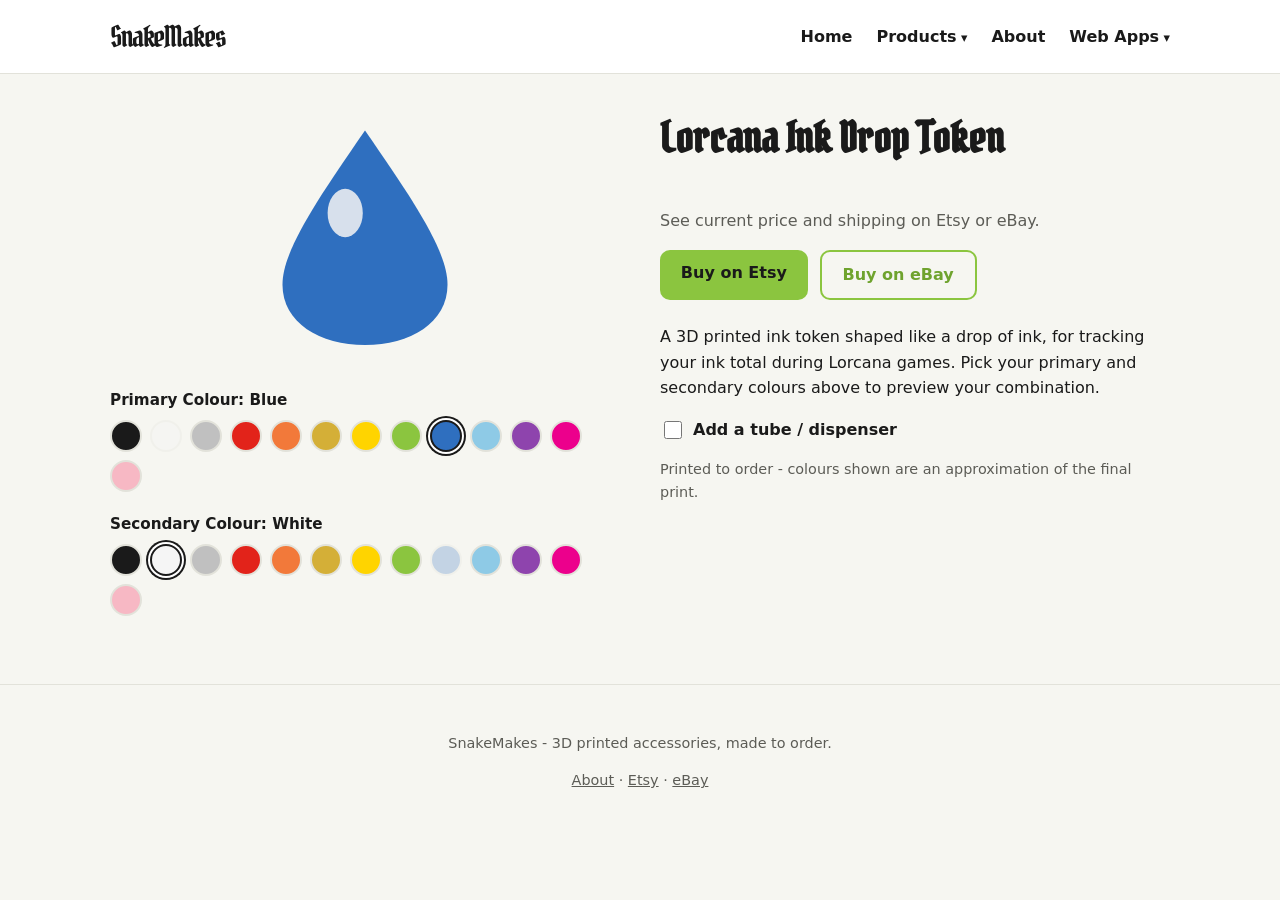
<file: products/lorcana-ink-drop-token.html>
<!--
  PRODUCT PAGE TEMPLATE (with color configurator + add-on toggle)
  Filament colors are defined once in js/filament-colors.js - edit that file to
  add/remove/rename colors and every page using a .swatch-picker updates automatically.
-->
<!DOCTYPE html>
<html lang="en">
<head>
  <meta charset="UTF-8">
  <meta name="viewport" content="width=device-width, initial-scale=1.0">
  <title>Lorcana Ink Drop Token | SnakeMakes</title>
  <meta name="description" content="3D printed Lorcana ink drop token, choose your own primary and secondary colours, with an optional dispenser tube. Made to order by SnakeMakes.">
  <link rel="canonical" href="https://snakemakes.com/products/lorcana-ink-drop-token.html">
  <meta property="og:title" content="Lorcana Ink Drop Token | SnakeMakes">
  <meta property="og:description" content="3D printed Lorcana ink drop token, choose your own primary and secondary colours.">
  <meta property="og:type" content="product">
  <meta property="og:url" content="https://snakemakes.com/products/lorcana-ink-drop-token.html">
  <link rel="icon" type="image/svg+xml" href="../favicon.svg">
  <link rel="stylesheet" href="../css/styles.css">
  <script type="application/ld+json">
  {
    "@context": "https://schema.org/",
    "@type": "Product",
    "name": "Lorcana Ink Drop Token",
    "description": "3D printed Lorcana ink drop token with customisable primary and secondary colours, optional dispenser tube.",
    "brand": {
      "@type": "Brand",
      "name": "SnakeMakes"
    }
  }
  </script>
</head>
<body>

  <header class="site-header">
    <div class="container">
      <a href="../index.html" class="logo">SnakeMakes</a>
      <input type="checkbox" id="nav-toggle" class="nav-toggle">
      <label for="nav-toggle" class="nav-toggle-label">&#9776;</label>
      <nav class="main-nav">
        <ul>
          <li><a href="../index.html">Home</a></li>
          <li class="has-sub">
            <span class="nav-parent" tabindex="0">Products</span>
            <ul class="sub-menu">
              <li><a href="../lorcana.html">Lorcana Accessories</a></li>
            </ul>
          </li>
          <li><a href="../about.html">About</a></li>
          <li class="has-sub">
            <span class="nav-parent" tabindex="0">Web Apps</span>
            <ul class="sub-menu">
              <li><a href="../traitors/index.html">Traitors Sweepstake</a></li>
            </ul>
          </li>
        </ul>
      </nav>
    </div>
  </header>

  <main class="container">
    <div class="product-detail">
      <div>
        <div class="color-configurator">
          <div class="configurator-preview">
            <!-- Placeholder vector preview. Swap for a real photo-based mask when available. -->
            <svg viewBox="0 0 200 220" aria-label="Ink drop token color preview">
              <path class="region-primary" fill="#2f6fbf"
                d="M100,15 C145,80 175,125 175,155 C175,190 141,210 100,210 C59,210 25,190 25,155 C25,125 55,80 100,15 Z" />
              <ellipse class="region-secondary" fill="#f5f5f5" cx="82" cy="90" rx="16" ry="22" opacity="0.85" />
            </svg>
          </div>

          <div class="swatch-picker" data-palette="pla" data-region="primary" data-default="Blue">
            <h4>Primary Colour: <span class="selected-color-name selected-primary">Blue</span></h4>
            <div class="swatches"></div>
          </div>

          <div class="swatch-picker" data-palette="pla" data-region="secondary" data-default="White">
            <h4>Secondary Colour: <span class="selected-color-name selected-secondary">White</span></h4>
            <div class="swatches"></div>
          </div>
        </div>
      </div>

      <div>
        <h1>Lorcana Ink Drop Token</h1>
        <div class="price-row">
          <p class="price-note">See current price and shipping on Etsy or eBay.</p>
          <div class="btn-row">
            <!-- TODO: replace with the real Etsy *listing* URL for this product once it's live -->
            <a href="https://www.etsy.com/uk/shop/SnakeMakesStudio" class="btn" target="_blank" rel="noopener">Buy on Etsy</a>
            <!-- TODO: replace with the real eBay *listing* URL for this product once it's live -->
            <a href="https://www.ebay.co.uk/sch/i.html?item=298698951909&rt=nc&_trksid=p4429486.m3561.l161211&_ssn=snakemakes" class="btn btn-outline" target="_blank" rel="noopener">Buy on eBay</a>
          </div>
        </div>
        <p class="product-description">A 3D printed ink token shaped like a drop of ink, for tracking your ink total during Lorcana games. Pick your primary and secondary colours above to preview your combination.</p>

        <label class="add-on-toggle">
          <input type="checkbox" data-note="dispenser-note">
          Add a tube / dispenser
        </label>
        <p class="add-on-note dispenser-note">Great - mention that you'd like the tube/dispenser add-on when you order on Etsy or eBay.</p>

        <p class="material-note">Printed to order - colours shown are an approximation of the final print.</p>
      </div>
    </div>
  </main>

  <footer class="site-footer">
    <div class="container">
      <p>SnakeMakes - 3D printed accessories, made to order.</p>
      <p><a href="../about.html">About</a> &middot; <a href="https://www.etsy.com/uk/shop/SnakeMakesStudio" target="_blank" rel="noopener">Etsy</a> &middot; <a href="https://www.ebay.co.uk/sch/i.html?item=298698951909&rt=nc&_trksid=p4429486.m3561.l161211&_ssn=snakemakes" target="_blank" rel="noopener">eBay</a></p>
    </div>
  </footer>

  <script src="../js/filament-colors.js"></script>
  <script src="../js/product-options.js"></script>
</body>
</html>
</file>
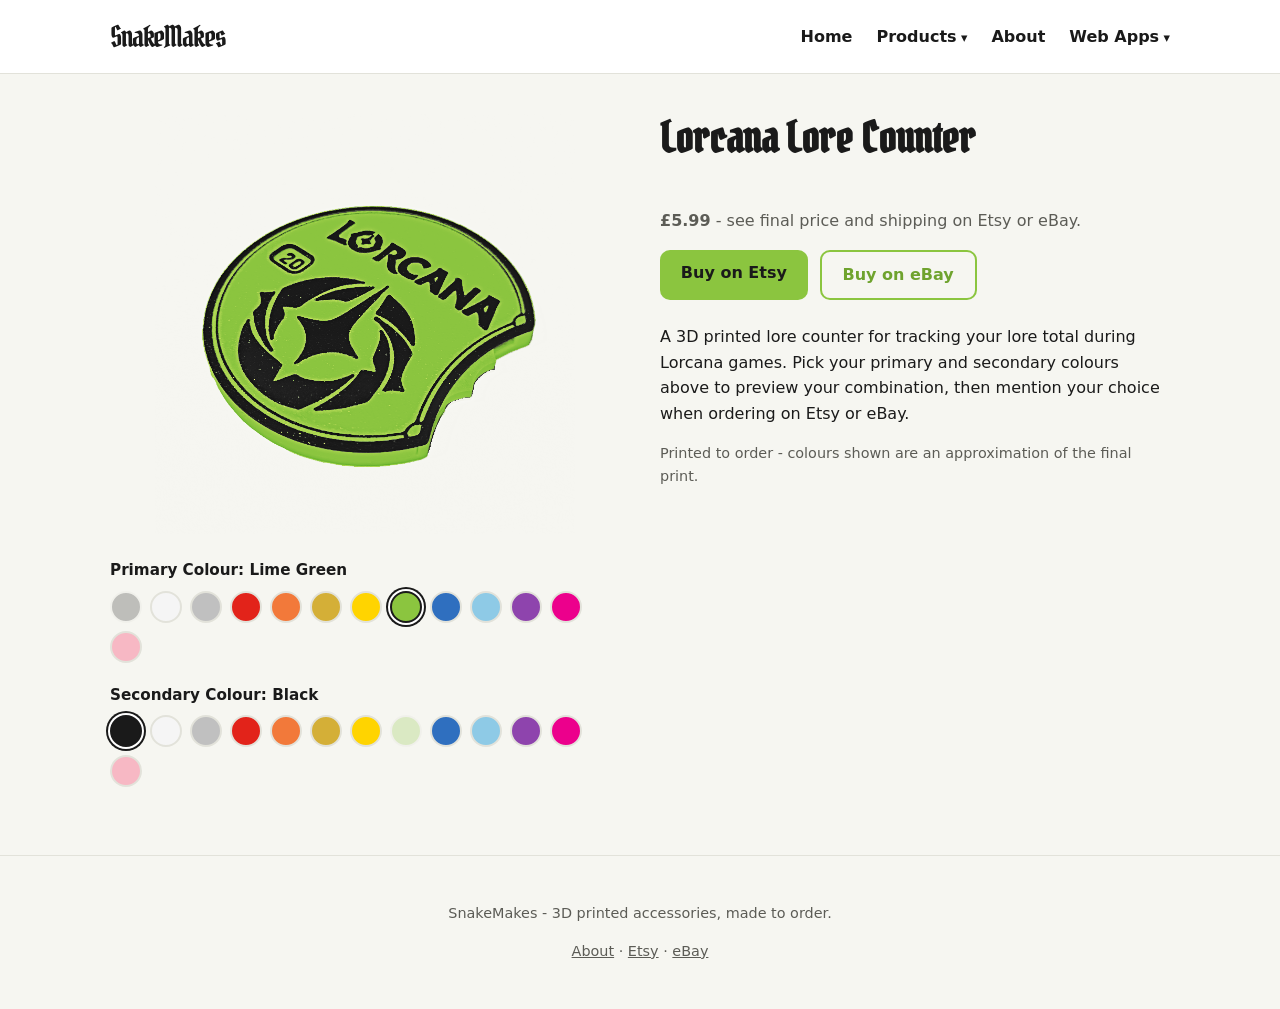
<file: products/lorcana-lore-counter.html>
<!--
  PRODUCT PAGE TEMPLATE (with color configurator)
  To add another two-color product: copy this file, update the title/meta/JSON-LD,
  swap the SVG shape for your product, and reuse the .color-configurator markup as-is.
  Filament colors are defined once in js/filament-colors.js - edit that file to
  add/remove/rename colors and every page using a .swatch-picker updates automatically.
-->
<!DOCTYPE html>
<html lang="en">
<head>
  <meta charset="UTF-8">
  <meta name="viewport" content="width=device-width, initial-scale=1.0">
  <title>Lorcana Lore Counter | SnakeMakes</title>
  <meta name="description" content="3D printed Lorcana lore counter, choose your own primary and secondary colours. Made to order by SnakeMakes.">
  <link rel="canonical" href="https://snakemakes.com/products/lorcana-lore-counter.html">
  <meta property="og:title" content="Lorcana Lore Counter | SnakeMakes">
  <meta property="og:description" content="3D printed Lorcana lore counter, choose your own primary and secondary colours.">
  <meta property="og:type" content="product">
  <meta property="og:url" content="https://snakemakes.com/products/lorcana-lore-counter.html">
  <link rel="icon" type="image/svg+xml" href="../favicon.svg">
  <link rel="stylesheet" href="../css/styles.css">
  <script type="application/ld+json">
  {
    "@context": "https://schema.org/",
    "@type": "Product",
    "name": "Lorcana Lore Counter",
    "description": "3D printed Lorcana lore counter with customisable primary and secondary colours.",
    "brand": {
      "@type": "Brand",
      "name": "SnakeMakes"
    },
    "offers": {
      "@type": "Offer",
      "priceCurrency": "GBP",
      "price": "5.99",
      "availability": "https://schema.org/InStock"
    }
  }
  </script>
</head>
<body>

  <header class="site-header">
    <div class="container">
      <a href="../index.html" class="logo">SnakeMakes</a>
      <input type="checkbox" id="nav-toggle" class="nav-toggle">
      <label for="nav-toggle" class="nav-toggle-label">&#9776;</label>
      <nav class="main-nav">
        <ul>
          <li><a href="../index.html">Home</a></li>
          <li class="has-sub">
            <span class="nav-parent" tabindex="0">Products</span>
            <ul class="sub-menu">
              <li><a href="../lorcana.html">Lorcana Accessories</a></li>
            </ul>
          </li>
          <li><a href="../about.html">About</a></li>
          <li class="has-sub">
            <span class="nav-parent" tabindex="0">Web Apps</span>
            <ul class="sub-menu">
              <li><a href="../traitors/index.html">Traitors Sweepstake</a></li>
            </ul>
          </li>
        </ul>
      </nav>
    </div>
  </header>

  <main class="container">
    <div class="product-detail">
      <div>
        <div class="color-configurator">
          <div class="configurator-preview photo-stack">
            <svg class="photo-mask-svg" viewBox="0 0 800 800" aria-hidden="true">
              <defs>
                <mask id="lore-counter-primary-mask" maskUnits="userSpaceOnUse" x="0" y="0" width="800" height="800">
                  <image href="../images/lore-counter-primary-mask.png" x="0" y="0" width="800" height="800" />
                </mask>
                <mask id="lore-counter-secondary-mask" maskUnits="userSpaceOnUse" x="0" y="0" width="800" height="800">
                  <image href="../images/lore-counter-secondary-mask.png" x="0" y="0" width="800" height="800" />
                </mask>
              </defs>
              <rect class="region-primary" x="0" y="0" width="800" height="800" fill="#8bc53f" mask="url(#lore-counter-primary-mask)" />
              <rect class="region-secondary" x="0" y="0" width="800" height="800" fill="#1a1a1a" mask="url(#lore-counter-secondary-mask)" />
            </svg>
            <img class="photo-shading" src="../images/lore-counter-shading.png" alt="Lorcana lore counter color preview">
          </div>

          <div class="swatch-picker" data-palette="pla" data-region="primary" data-default="Lime Green">
            <h4>Primary Colour: <span class="selected-color-name selected-primary">Lime Green</span></h4>
            <div class="swatches"></div>
          </div>

          <div class="swatch-picker" data-palette="pla" data-region="secondary" data-default="Black">
            <h4>Secondary Colour: <span class="selected-color-name selected-secondary">Black</span></h4>
            <div class="swatches"></div>
          </div>
        </div>
      </div>

      <div>
        <h1>Lorcana Lore Counter</h1>
        <div class="price-row">
          <p class="price-note"><strong>&pound;5.99</strong> - see final price and shipping on Etsy or eBay.</p>
          <div class="btn-row">
            <!-- TODO: replace with the real Etsy *listing* URL for this product once it's live -->
            <a href="https://www.etsy.com/uk/shop/SnakeMakesStudio" class="btn" target="_blank" rel="noopener">Buy on Etsy</a>
            <!-- TODO: replace with the real eBay *listing* URL for this product once it's live -->
            <a href="https://www.ebay.co.uk/sch/i.html?item=298698951909&rt=nc&_trksid=p4429486.m3561.l161211&_ssn=snakemakes" class="btn btn-outline" target="_blank" rel="noopener">Buy on eBay</a>
          </div>
        </div>
        <p class="product-description">A 3D printed lore counter for tracking your lore total during Lorcana games. Pick your primary and secondary colours above to preview your combination, then mention your choice when ordering on Etsy or eBay.</p>
        <p class="material-note">Printed to order - colours shown are an approximation of the final print.</p>
      </div>
    </div>
  </main>

  <footer class="site-footer">
    <div class="container">
      <p>SnakeMakes - 3D printed accessories, made to order.</p>
      <p><a href="../about.html">About</a> &middot; <a href="https://www.etsy.com/uk/shop/SnakeMakesStudio" target="_blank" rel="noopener">Etsy</a> &middot; <a href="https://www.ebay.co.uk/sch/i.html?item=298698951909&rt=nc&_trksid=p4429486.m3561.l161211&_ssn=snakemakes" target="_blank" rel="noopener">eBay</a></p>
    </div>
  </footer>

  <script src="../js/filament-colors.js"></script>
  <script src="../js/product-options.js"></script>
</body>
</html>
</file>
<file: css/styles.css>
/* SnakeMakes - base styles
   Simple, dependency-free, mobile-first. */

@font-face {
  font-family: "Pirata One";
  src: url("../fonts/PirataOne-Regular.ttf") format("truetype");
  font-weight: 400;
  font-style: normal;
  font-display: swap;
}

:root {
  --bg: #f6f6f1;
  --card-bg: #ffffff;
  --text: #1a1a1a;
  --text-muted: #5c5c56;
  --heading: #1a1a1a;
  --accent: #8bc53f;
  --accent-dark: #6fa32e;
  --accent-text: #1a1a1a;
  --border: #e2e2da;
  --max-width: 1100px;
  --radius: 10px;
  --font-heading: "Pirata One", "Georgia", serif;
  --font-body: system-ui, -apple-system, "Segoe UI", Roboto, Helvetica, Arial, sans-serif;
}

* {
  box-sizing: border-box;
}

html {
  scroll-behavior: smooth;
}

body {
  margin: 0;
  background: var(--bg);
  color: var(--text);
  font-family: var(--font-body);
  line-height: 1.6;
}

img {
  max-width: 100%;
  display: block;
}

a {
  color: var(--accent-dark);
}

h1, h2, h3 {
  font-family: var(--font-heading);
  color: var(--heading);
  line-height: 1.2;
  margin-top: 0;
}

h1 { font-size: 2.6rem; }
h2 { font-size: 2rem; }
h3 { font-size: 1.4rem; }

.container {
  max-width: var(--max-width);
  margin: 0 auto;
  padding: 0 1.25rem;
}

/* ---------- Header / Nav ---------- */

.site-header {
  border-bottom: 1px solid var(--border);
  background: var(--card-bg);
}

.site-header .container {
  display: flex;
  align-items: center;
  flex-wrap: wrap;
  gap: 0.75rem 1.5rem;
  padding-top: 0.85rem;
  padding-bottom: 0.85rem;
}

.logo {
  order: 1;
  margin-right: auto;
  font-family: var(--font-heading);
  font-size: 1.8rem;
  color: var(--heading);
  text-decoration: none;
  letter-spacing: -0.04em;
}

.nav-toggle {
  display: none;
}

nav.main-nav {
  order: 2;
}

.nav-toggle-label {
  order: 3;
  display: none;
  cursor: pointer;
  font-size: 1.6rem;
  color: var(--heading);
}

nav.main-nav ul {
  display: flex;
  gap: 1.5rem;
  list-style: none;
  margin: 0;
  padding: 0;
  align-items: center;
}

nav.main-nav a {
  color: var(--text);
  text-decoration: none;
  font-weight: 600;
}

nav.main-nav a:hover {
  color: var(--accent-dark);
}

/* Dropdown menus (e.g. Web). Opens on hover or keyboard focus. */
nav.main-nav .has-sub {
  position: relative;
}

.nav-parent {
  font-weight: 600;
  cursor: default;
}

.nav-parent::after {
  content: " \25BE";
  font-size: 0.8em;
}

nav.main-nav .has-sub:hover .nav-parent,
nav.main-nav .has-sub:focus-within .nav-parent {
  color: var(--accent-dark);
}

nav.main-nav .sub-menu {
  display: none;
  position: absolute;
  top: 100%;
  right: 0;
  z-index: 50;
  flex-direction: column;
  align-items: stretch;
  gap: 0;
  min-width: 11rem;
  margin-top: 0.5rem;
  padding: 0.4rem 0;
  background: var(--card-bg);
  border: 1px solid var(--border);
  border-radius: var(--radius);
  box-shadow: 0 8px 24px rgba(0, 0, 0, 0.08);
}

/* Invisible bridge so the menu doesn't close while the pointer crosses the gap. */
nav.main-nav .sub-menu::before {
  content: "";
  position: absolute;
  left: 0;
  right: 0;
  top: -0.6rem;
  height: 0.6rem;
}

nav.main-nav .has-sub:hover .sub-menu,
nav.main-nav .has-sub:focus-within .sub-menu {
  display: flex;
}

nav.main-nav .sub-menu a {
  display: block;
  padding: 0.45rem 1rem;
  white-space: nowrap;
}

@media (max-width: 700px) {
  .nav-toggle-label {
    display: block;
  }

  nav.main-nav {
    order: 4;
    flex-basis: 100%;
    max-height: 0;
    overflow: hidden;
    transition: max-height 0.25s ease;
  }

  nav.main-nav ul {
    flex-direction: column;
    align-items: flex-start;
    gap: 0.75rem;
    padding: 1rem 0;
  }

  .nav-toggle:checked ~ nav.main-nav {
    max-height: 400px;
  }

  /* On mobile the dropdown is just an indented group under its heading. */
  .nav-parent::after {
    content: "";
  }

  nav.main-nav .sub-menu,
  nav.main-nav .has-sub:hover .sub-menu,
  nav.main-nav .has-sub:focus-within .sub-menu {
    display: flex;
    position: static;
    min-width: 0;
    margin: 0.5rem 0 0;
    padding: 0 0 0 1rem;
    gap: 0.75rem;
    border: 0;
    border-radius: 0;
    box-shadow: none;
    background: none;
  }

  nav.main-nav .sub-menu::before {
    display: none;
  }

  nav.main-nav .sub-menu a {
    padding: 0;
    font-weight: 500;
  }
}

/* ---------- Buttons ---------- */

.btn {
  display: inline-block;
  padding: 0.65rem 1.3rem;
  border-radius: var(--radius);
  background: var(--accent);
  color: var(--accent-text);
  text-decoration: none;
  font-weight: 700;
  border: none;
  cursor: pointer;
}

.btn:hover {
  background: var(--accent-dark);
  color: #fff;
}

.btn-outline {
  background: transparent;
  border: 2px solid var(--accent);
  color: var(--accent-dark);
}

.btn-outline:hover {
  background: var(--accent);
  color: var(--accent-text);
}

.btn-row {
  display: flex;
  gap: 0.75rem;
  flex-wrap: wrap;
}

.btn-small {
  padding: 0.4rem 0.9rem;
  font-size: 0.9rem;
}

/* ---------- Hero ---------- */

.hero {
  padding: 4rem 0 3rem;
  text-align: center;
}

/* ---------- Category banners ---------- */

.category-banners {
  display: flex;
  flex-direction: column;
}

.category-banner {
  display: flex;
  align-items: stretch;
  min-height: 260px;
  text-decoration: none;
  color: var(--text);
  background: var(--card-bg);
}

.category-banner-text {
  flex: 1 1 55%;
  display: flex;
  flex-direction: column;
  justify-content: center;
  padding: 2rem clamp(1.25rem, 5vw, 4rem);
  background: var(--card-bg);
}

.category-banner-text h2 {
  margin-bottom: 0.5rem;
}

.category-banner-text p {
  color: var(--text-muted);
  margin: 0;
  font-size: 1.05rem;
}

.category-banner:hover .category-banner-text h2 {
  color: var(--accent-dark);
}

.category-banner-image {
  flex: 1 1 45%;
  background-color: var(--accent);
  background-size: cover;
  background-position: center;
  clip-path: polygon(0% 0%, 100% 0%, 100% 100%, 12% 100%);
}

@media (max-width: 700px) {
  .category-banner {
    flex-direction: column;
    min-height: 0;
  }

  .category-banner-image {
    order: -1;
    clip-path: none;
    flex: none;
    height: clamp(70px, 22vw, 120px);
  }

  .category-banner-text {
    padding: 1.75rem 1.25rem;
  }
}

/* ---------- Product grid ---------- */

.product-grid {
  display: grid;
  grid-template-columns: repeat(auto-fit, minmax(230px, 1fr));
  gap: 1.5rem;
  margin: 2rem 0;
}

.product-card {
  background: var(--card-bg);
  border: 1px solid var(--border);
  border-radius: var(--radius);
  overflow: hidden;
  text-decoration: none;
  color: var(--text);
  display: flex;
  flex-direction: column;
}

.product-card:hover h3 {
  color: var(--accent-dark);
}

.product-card .thumb {
  aspect-ratio: 1 / 1;
  background: var(--border);
  display: flex;
  align-items: center;
  justify-content: center;
  color: var(--text-muted);
  font-size: 0.9rem;
  overflow: hidden;
}

.product-card .thumb img {
  width: 100%;
  height: 100%;
  object-fit: cover;
}

.product-card .card-body {
  padding: 1rem;
}

.product-card .card-body h3 {
  margin-bottom: 0.35rem;
}

.product-card .card-body p {
  margin: 0;
  color: var(--text-muted);
  font-size: 0.95rem;
}

.product-card .card-body .price {
  color: var(--heading);
  font-weight: 700;
  margin-bottom: 0.35rem;
}

.product-card.coming-soon {
  opacity: 0.6;
  cursor: default;
}

/* ---------- Product detail page ---------- */

.product-detail {
  display: grid;
  grid-template-columns: 1fr 1fr;
  gap: 2.5rem;
  margin: 2.5rem 0;
  align-items: start;
}

@media (max-width: 700px) {
  .product-detail {
    display: flex;
    flex-direction: column;
    align-items: stretch;
    gap: 1.25rem;
  }

  /* Unwrap the desktop column wrappers so every piece becomes an
     orderable flex item, regardless of which column it started in. */
  .product-detail > div:not(.thumb-large),
  .color-configurator {
    display: contents;
  }

  /* The gap above controls spacing now -- flex items don't collapse
     margins like normal block content does, so leaving these in place
     would stack on top of the gap and double up the space between
     paragraphs. */
  .product-detail h1,
  .product-detail p,
  .product-detail .swatch-picker,
  .product-detail .option-selector,
  .product-detail .add-on-toggle,
  .product-detail .price-row {
    margin: 0;
  }

  .product-detail h1 {
    order: 1;
  }

  .product-detail .thumb-large,
  .configurator-preview {
    order: 2;
  }

  .swatch-picker,
  .option-selector,
  .tolerance-note {
    order: 3;
  }

  .price-row {
    order: 4;
  }

  .product-description {
    order: 5;
  }

  .add-on-toggle,
  .add-on-note,
  .selection-summary,
  .material-note {
    order: 6;
  }
}

.product-detail .thumb-large {
  aspect-ratio: 1 / 1;
  background: var(--card-bg);
  border: 1px solid var(--border);
  border-radius: var(--radius);
  display: flex;
  align-items: center;
  justify-content: center;
  color: var(--text-muted);
}

.price-row {
  display: flex;
  align-items: center;
  justify-content: space-between;
  flex-wrap: wrap;
  gap: 1rem;
  margin-bottom: 1.5rem;
}

.price-row .price-note {
  margin-bottom: 0;
}

.price-note {
  color: var(--text-muted);
  margin-bottom: 1.5rem;
}

/* ---------- Sections / misc ---------- */

section {
  padding: 2.5rem 0;
}

.intro {
  max-width: 720px;
}

.about-photo-placeholder {
  aspect-ratio: 4 / 3;
  background: var(--card-bg);
  border: 1px solid var(--border);
  border-radius: var(--radius);
  display: flex;
  align-items: center;
  justify-content: center;
  color: var(--text-muted);
  max-width: 420px;
  margin: 1.5rem 0;
}

/* ---------- Color configurator ---------- */

.configurator-preview {
  width: 220px;
  margin: 0 auto 1.5rem;
}

.configurator-preview svg {
  width: 100%;
  height: auto;
}

.configurator-preview.photo-stack {
  position: relative;
  width: min(420px, 100%);
  aspect-ratio: 1 / 1;
}

.photo-stack .photo-mask-svg {
  position: absolute;
  inset: 0;
  width: 100%;
  height: 100%;
  z-index: 1;
}

.photo-stack .photo-shading {
  position: absolute;
  inset: 0;
  width: 100%;
  height: 100%;
  z-index: 2;
  object-fit: contain;
  mix-blend-mode: overlay;
  pointer-events: none;
}

.swatch-picker {
  margin-bottom: 1.25rem;
}

.swatch-picker h4 {
  margin: 0 0 0.5rem;
  font-size: 0.95rem;
}

.swatches {
  display: flex;
  flex-wrap: wrap;
  gap: 0.5rem;
}

.swatch {
  width: 32px;
  height: 32px;
  border-radius: 50%;
  border: 2px solid var(--border);
  cursor: pointer;
  padding: 0;
}

.swatch.selected {
  border-color: var(--heading);
  box-shadow: 0 0 0 2px var(--card-bg), 0 0 0 4px var(--heading);
}

.swatch-transparent {
  border-style: dashed;
}

.swatch:disabled {
  opacity: 0.25;
  cursor: not-allowed;
}

.selected-color-name {
  font-weight: 600;
}

/* ---------- Option selectors (pack size, dimensions, etc.) ---------- */

.option-selector {
  margin-bottom: 1.25rem;
}

.option-selector label {
  display: block;
  font-weight: 600;
  margin-bottom: 0.35rem;
}

.option-selector select {
  width: 100%;
  max-width: 280px;
  padding: 0.5rem;
  border-radius: 6px;
  border: 1px solid var(--border);
  font-family: var(--font-body);
  font-size: 1rem;
  background: #fff;
}

.selection-summary {
  background: var(--card-bg);
  border: 1px solid var(--border);
  border-radius: var(--radius);
  padding: 1rem;
  margin: 1.5rem 0;
}

.add-on-toggle {
  display: flex;
  align-items: center;
  gap: 0.5rem;
  margin: 1rem 0;
  font-weight: 600;
}

.add-on-toggle input {
  width: 18px;
  height: 18px;
}

.add-on-note {
  color: var(--text-muted);
  font-size: 0.9rem;
  display: none;
}

.add-on-note.visible {
  display: block;
}

.material-note,
.tolerance-note {
  font-size: 0.9rem;
  color: var(--text-muted);
}

/* ---------- Footer ---------- */

.site-footer {
  border-top: 1px solid var(--border);
  margin-top: 3rem;
  padding: 2rem 0;
  text-align: center;
  color: var(--text-muted);
  font-size: 0.9rem;
}

.site-footer a {
  color: var(--text-muted);
}
</file>
